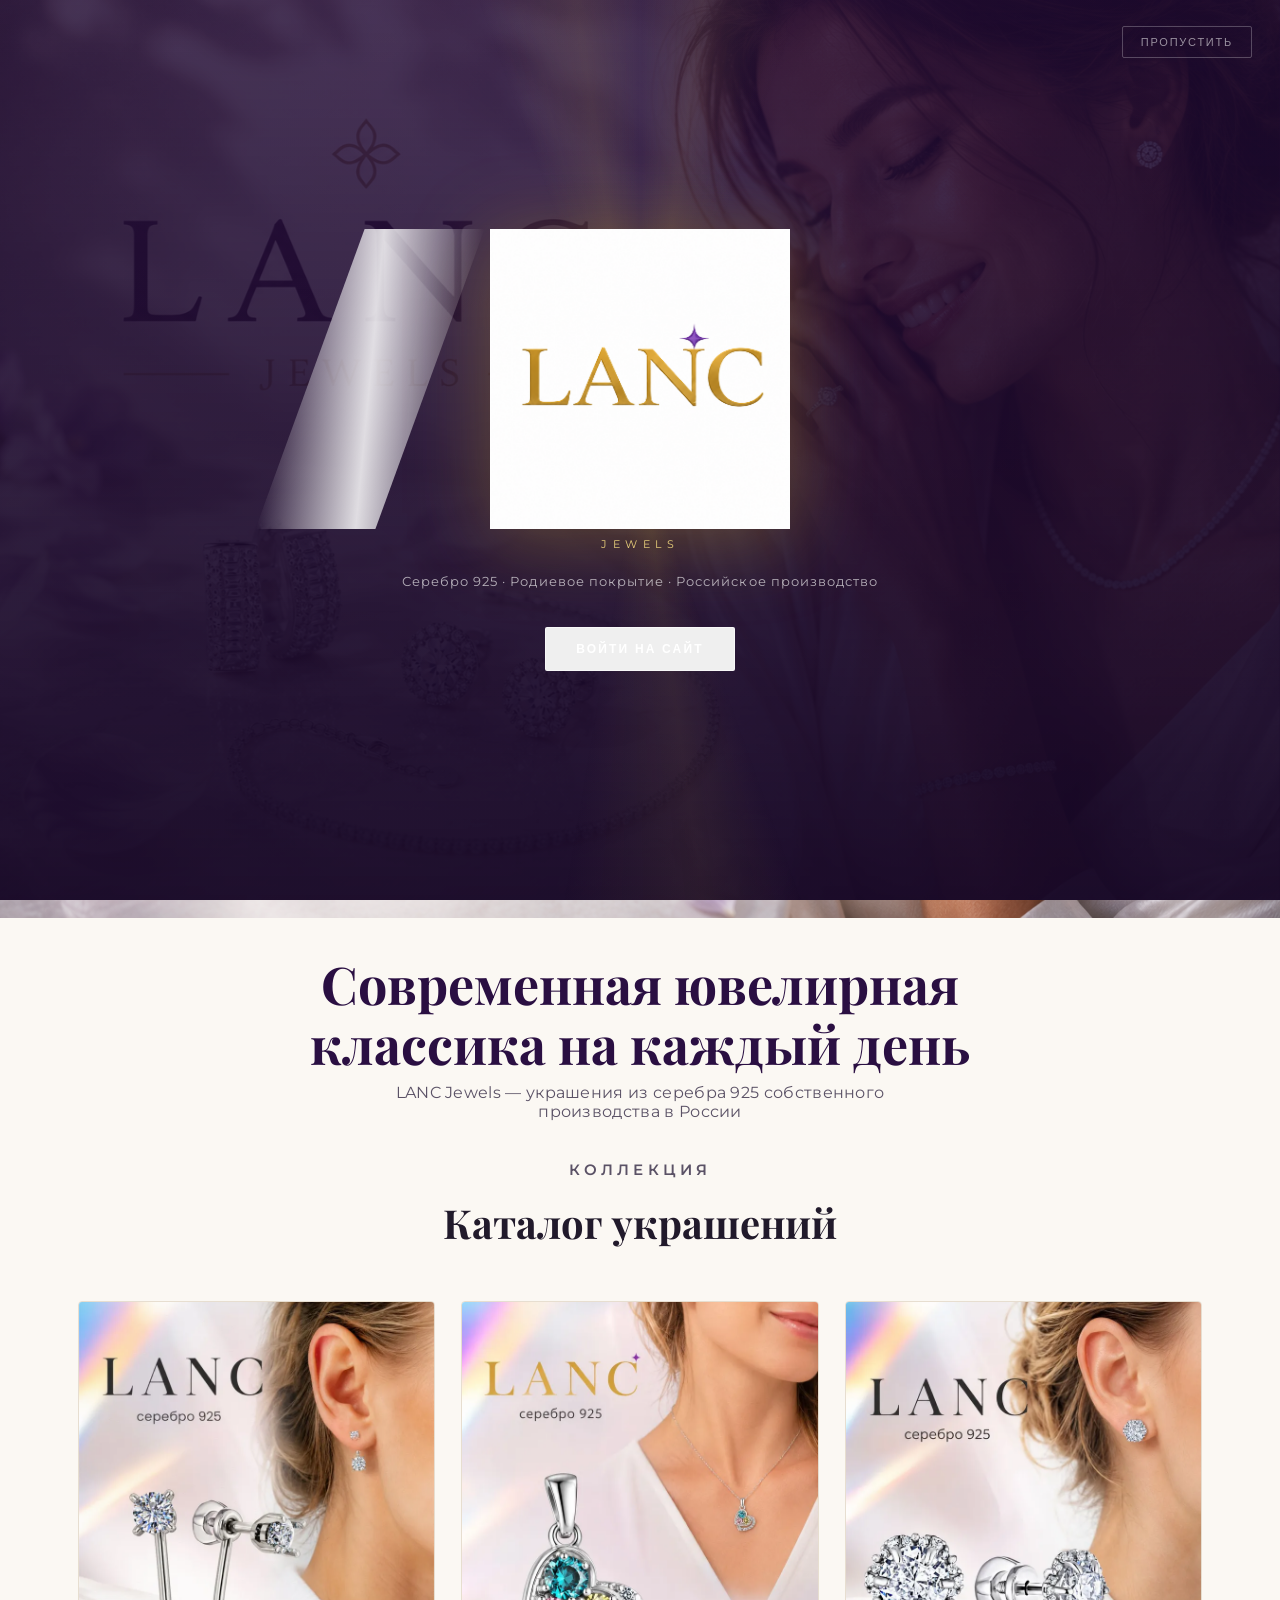
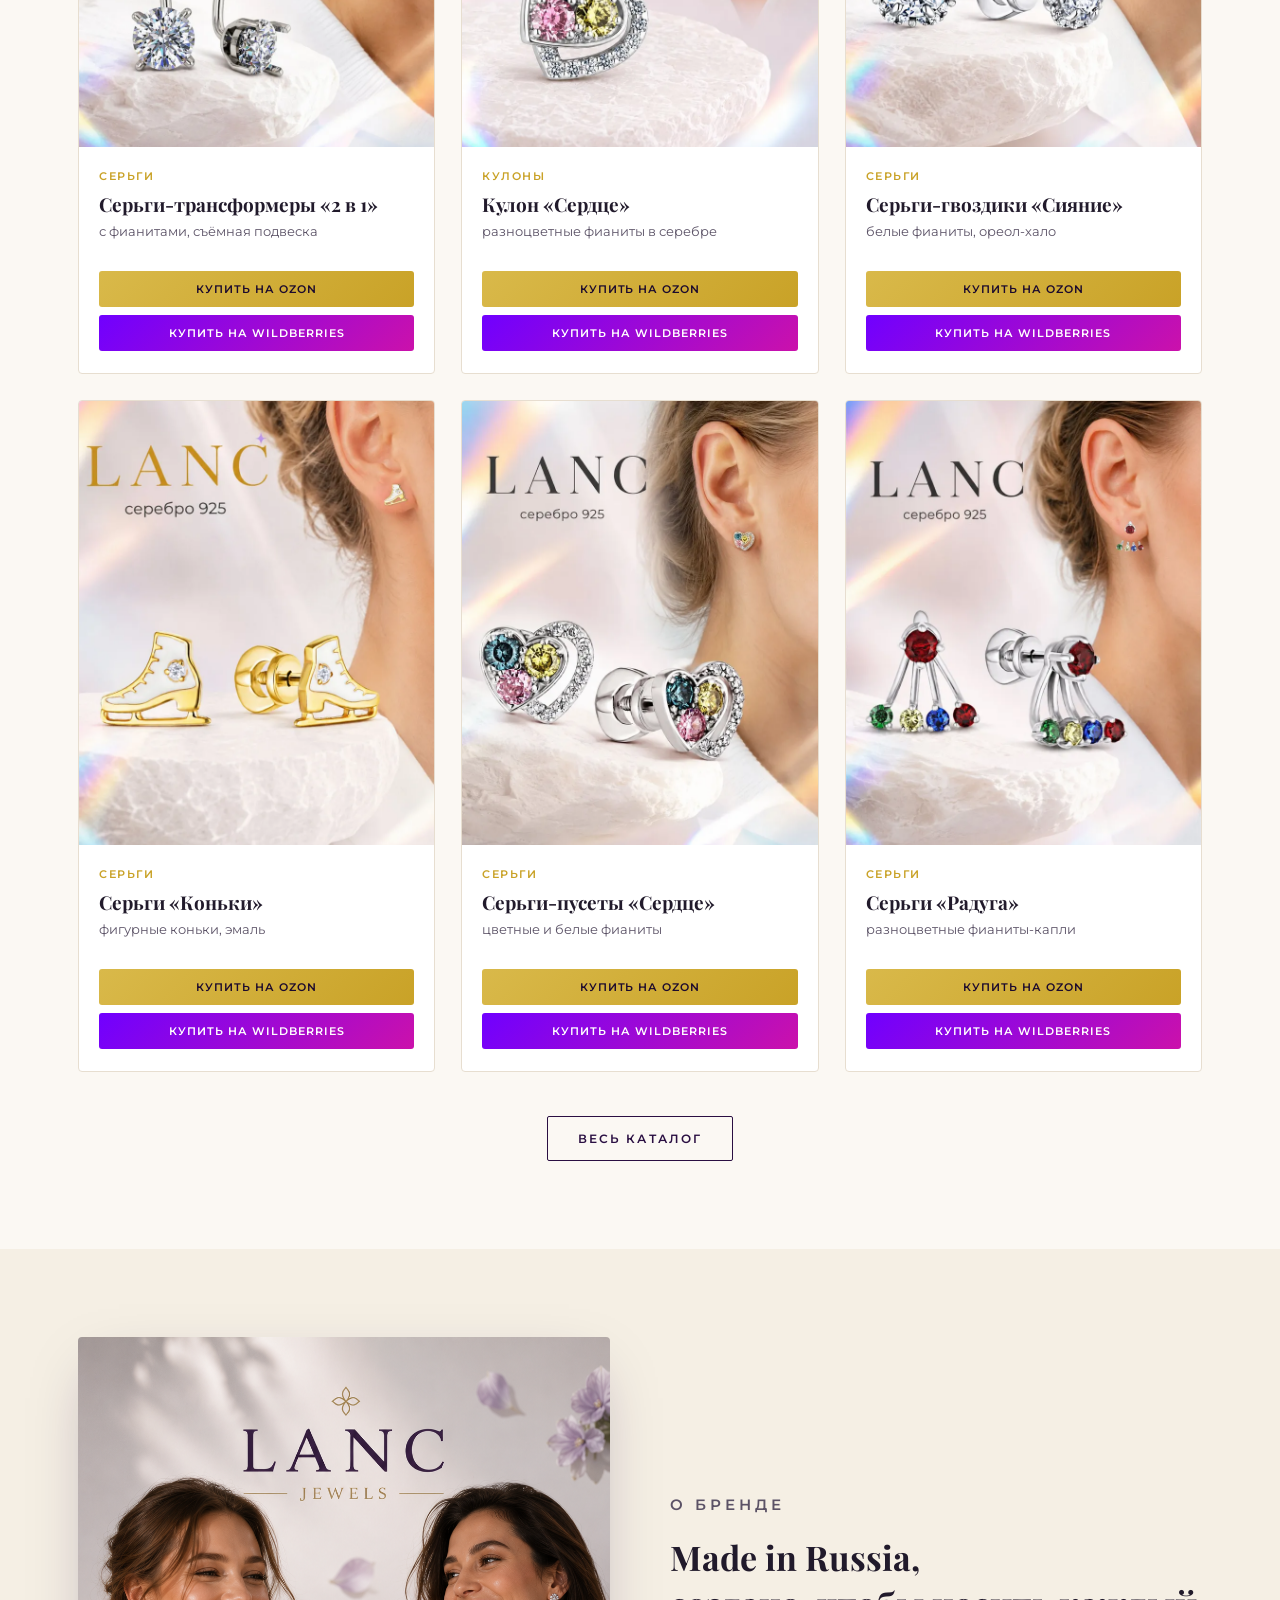
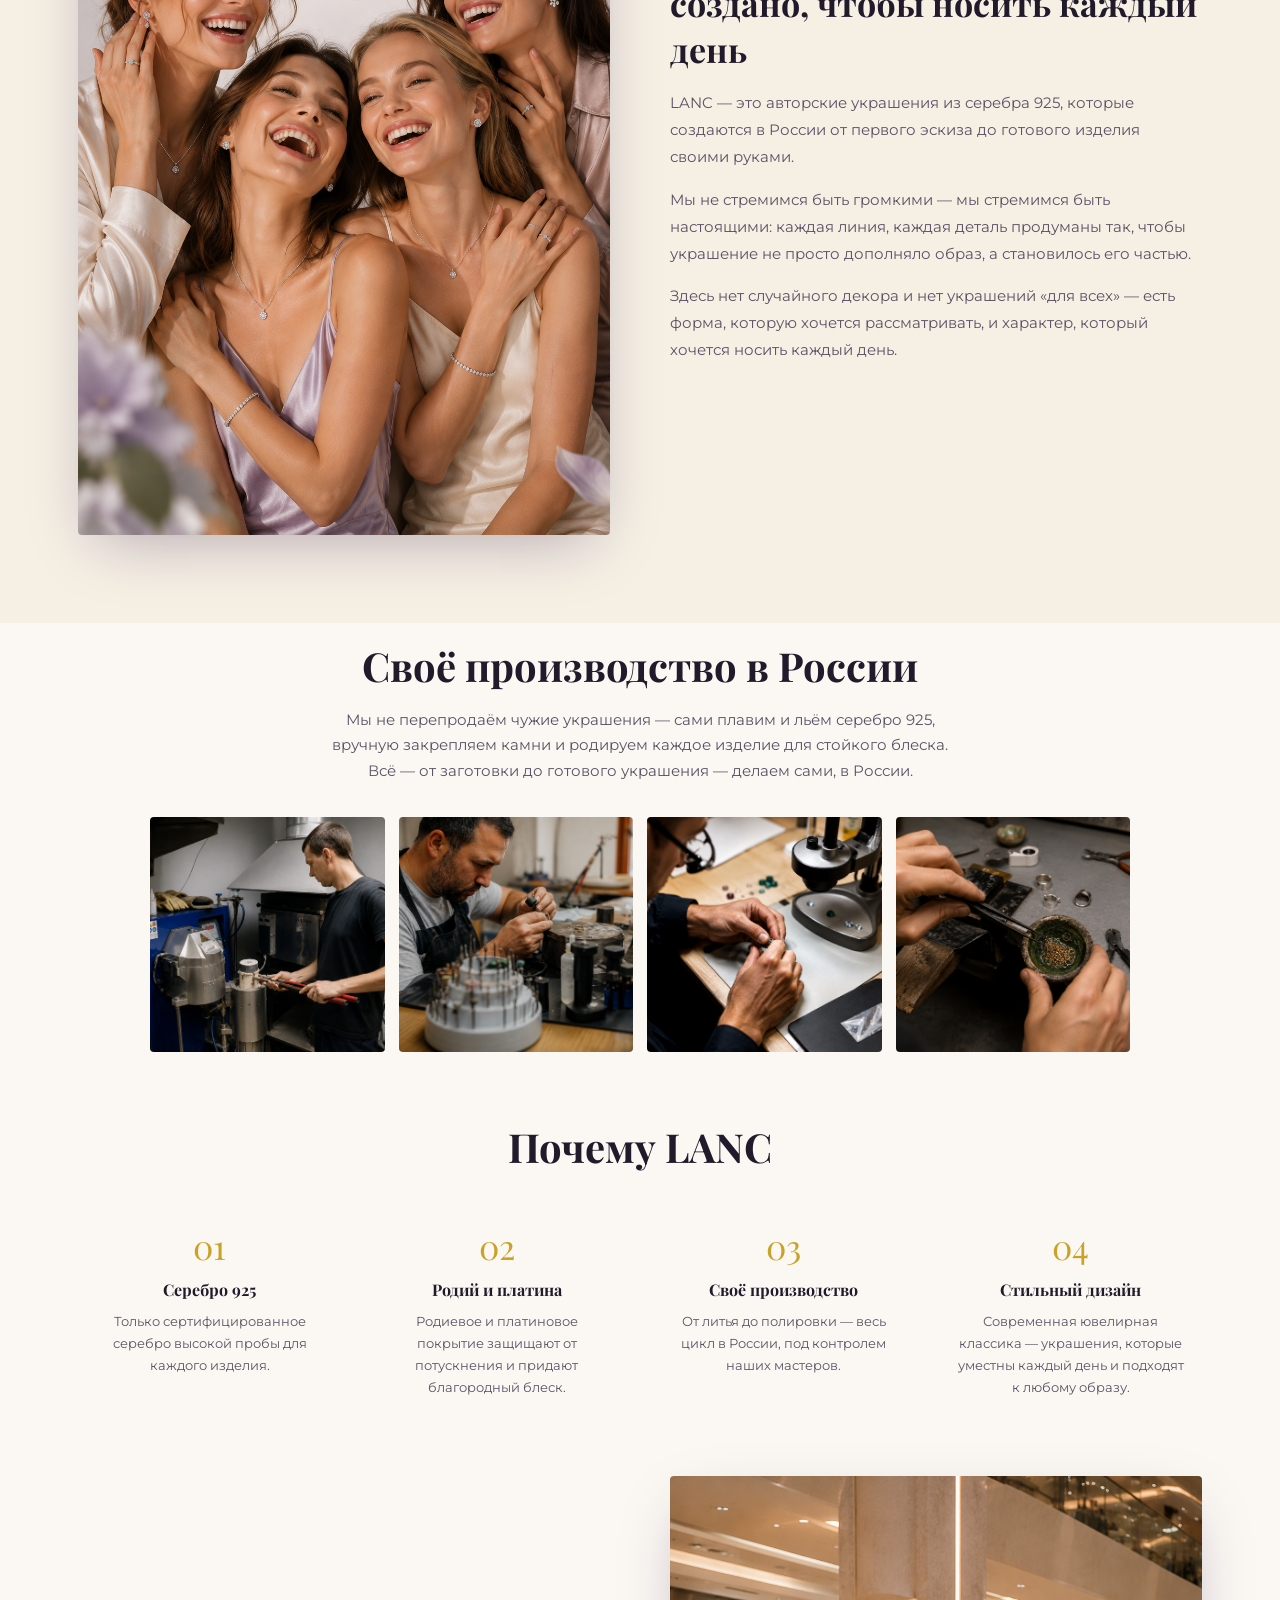
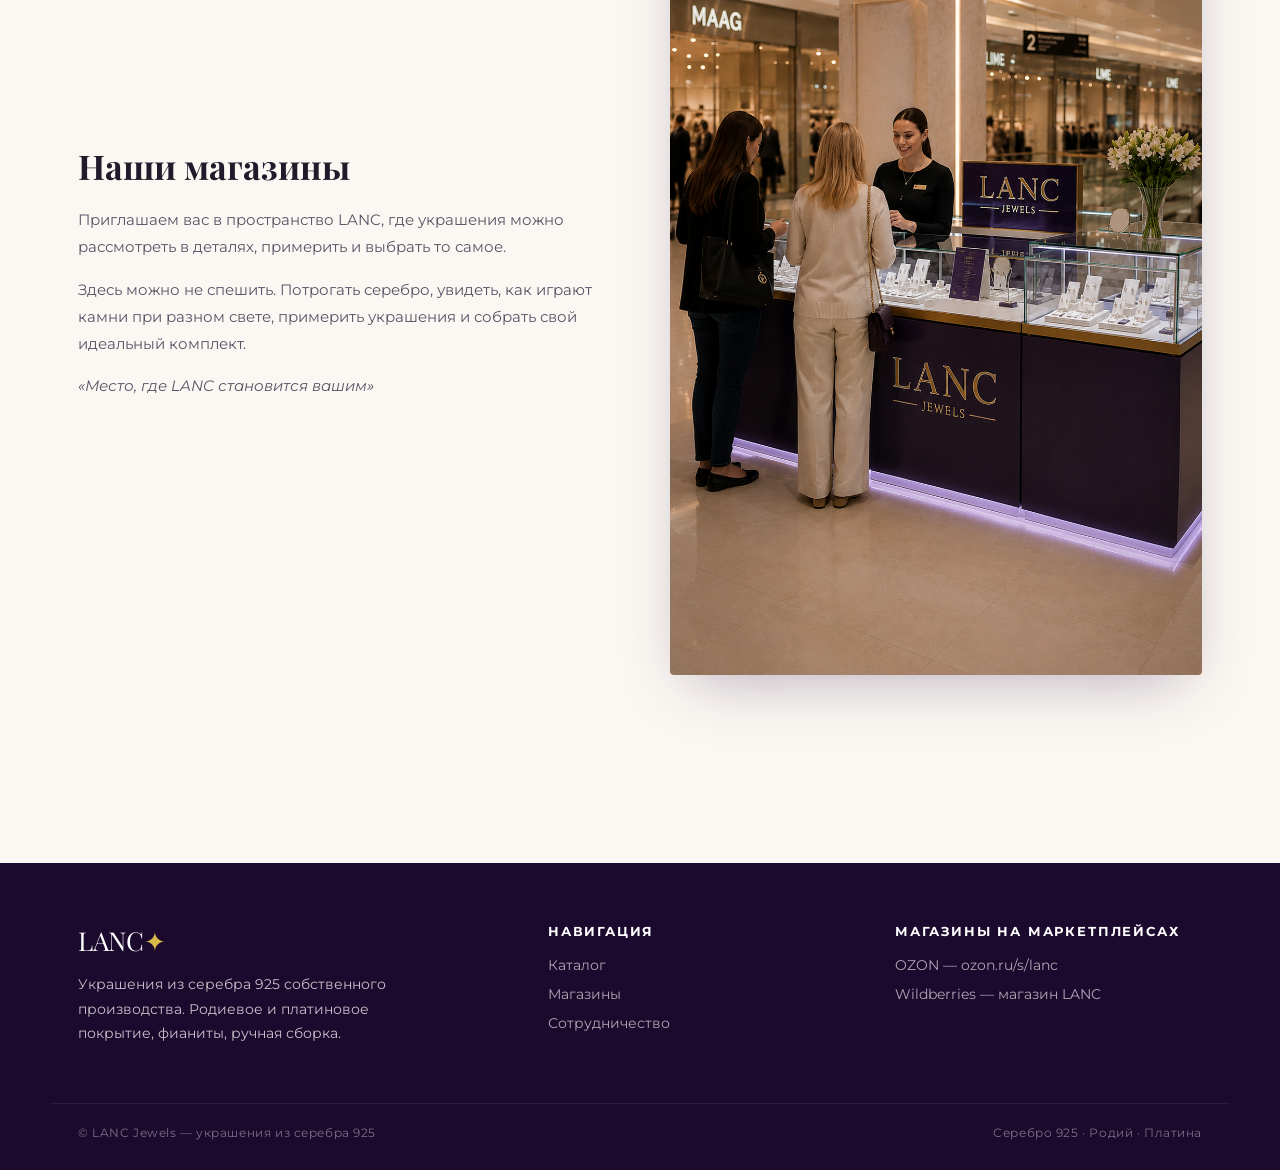
<file: index.html>
<!DOCTYPE html>
<html lang="ru">
<head>
<meta charset="UTF-8">
<meta name="viewport" content="width=device-width, initial-scale=1.0">
<meta name="p:domain_verify" content="98a3354bc8e6ee7bfa29fc707c689932"/>
<title>LANC Jewels — украшения из серебра 925</title>
<link rel="stylesheet" href="css/style.css">
</head>
<body>

<!-- ===================== SPLASH ===================== -->
<div id="splash">
  <div class="bg-photo" style="background-image:url('images/brand/hero-splash.png');"></div>
  <div class="veil"></div>
  <div class="rays"></div>
  <div class="sparkle-field"></div>
  <button id="splash-skip">Пропустить</button>
  <div class="splash-content">
    <div class="splash-mark"><img src="images/brand/logo-gold.png" alt="LANC"></div>
    <p class="splash-sub">Jewels</p>
    <p class="splash-tag">Серебро 925 · Родиевое покрытие · Российское производство</p>
    <div class="splash-enter">
      <button class="btn btn-outline-light" id="splash-enter">Войти на сайт</button>
    </div>
  </div>
</div>

<!-- ===================== HEADER ===================== -->
<header class="site-header">
  <nav class="nav">
    <a href="index.html" class="nav-logo">LANC<span class="spark">✦</span><small>&nbsp;jewels</small></a>
    <button class="nav-toggle" id="navToggle" aria-label="Меню"><span></span><span></span><span></span></button>
    <ul class="nav-links" id="navLinks">
      <li><a href="index.html" class="active">Главная</a></li>
      <li><a href="catalog.html">Каталог</a></li>
      <li><a href="index.html#stores">Магазины</a></li>
      <li><a href="cooperation.html">Сотрудничество</a></li>
    </ul>
  </nav>
</header>

<!-- ===================== HERO ===================== -->
<section class="hero">
  <img src="images/brand/hero-splash.png" alt="LANC Jewels" class="hero-photo">
  <a href="catalog.html" class="btn btn-gold hero-photo-cta">Смотреть каталог</a>
</section>

<!-- ===================== HERO CAPTION ===================== -->
<section class="hero-caption">
  <div class="container">
    <h1>Современная ювелирная классика на каждый день</h1>
    <p class="hero-subtitle">LANC Jewels — украшения из серебра 925 собственного производства в России</p>
  </div>
</section>

<!-- ===================== CATEGORY TEASER ===================== -->
<section style="padding-top:32px;">
  <div class="container">
    <div class="section-head">
      <p class="eyebrow">Коллекция</p>
      <h2>Каталог украшений</h2>
    </div>
    <div class="grid-3" id="homeGrid"></div>
    <div style="text-align:center; margin-top:44px;">
      <a href="catalog.html" class="btn btn-outline">Весь каталог</a>
    </div>
  </div>
</section>

<!-- ===================== STORY / LIFESTYLE ===================== -->
<section class="story-block" style="background:var(--cream-100);">
  <div class="container split">
    <div>
      <img src="images/brand/lifestyle-group.png" alt="LANC Jewels — украшения на моделях">
    </div>
    <div>
      <p class="eyebrow">О бренде</p>
      <h2 class="serif">Made in Russia,<br>создано, чтобы носить каждый день</h2>
      <p>LANC — это авторские украшения из серебра 925, которые создаются в России от первого эскиза до готового изделия своими руками.</p>
      <p>Мы не стремимся быть громкими — мы стремимся быть настоящими: каждая линия, каждая деталь продуманы так, чтобы украшение не просто дополняло образ, а становилось его частью.</p>
      <p>Здесь нет случайного декора и нет украшений «для всех» — есть форма, которую хочется рассматривать, и характер, который хочется носить каждый день.</p>
    </div>
  </div>
</section>

<!-- ===================== PRODUCTION ===================== -->
<section class="production-block">
  <div class="container">
    <div class="section-head">
      <h2>Своё производство в России</h2>
      <p>Мы не перепродаём чужие украшения — сами плавим и льём серебро 925, вручную закрепляем камни и родируем каждое изделие для стойкого блеска. Всё — от заготовки до готового украшения — делаем сами, в России.</p>
    </div>
    <div class="photo-grid-compact">
      <div class="ph"><img src="images/production/workshop-2.png" alt="Плавка и литьё серебра"></div>
      <div class="ph"><img src="images/production/workshop-1.png" alt="Ручная закрепка камней"></div>
      <div class="ph"><img src="images/production/workshop-6.png" alt="Мастер за рабочим столом под микроскопом"></div>
      <div class="ph"><img src="images/production/workshop-5.png" alt="Вставка камней вручную"></div>
    </div>
  </div>
</section>

<!-- ===================== VALUES ===================== -->
<section style="padding:32px 0;">
  <div class="container">
    <div class="section-head" style="margin-bottom:20px;">
      <h2>Почему LANC</h2>
    </div>
    <div class="value-grid">
      <div class="value-card">
        <div class="num">01</div>
        <h3>Серебро 925</h3>
        <p>Только сертифицированное серебро высокой пробы для каждого изделия.</p>
      </div>
      <div class="value-card">
        <div class="num">02</div>
        <h3>Родий и платина</h3>
        <p>Родиевое и платиновое покрытие защищают от потускнения и придают благородный блеск.</p>
      </div>
      <div class="value-card">
        <div class="num">03</div>
        <h3>Своё производство</h3>
        <p>От литья до полировки — весь цикл в России, под контролем наших мастеров.</p>
      </div>
      <div class="value-card">
        <div class="num">04</div>
        <h3>Стильный дизайн</h3>
        <p>Современная ювелирная классика — украшения, которые уместны каждый день и подходят к любому образу.</p>
      </div>
    </div>
  </div>
</section>

<!-- ===================== STORES ===================== -->
<section id="stores" style="padding-top:16px;">
  <div class="container split reverse">
    <div>
      <img src="images/stores/mall-counter.png" alt="Наши магазины">
    </div>
    <div>
      <h2 class="serif">Наши магазины</h2>
      <p>Приглашаем вас в пространство LANC, где украшения можно рассмотреть в деталях, примерить и выбрать то самое.</p>
      <p>Здесь можно не спешить. Потрогать серебро, увидеть, как играют камни при разном свете, примерить украшения и собрать свой идеальный комплект.</p>
      <p><em>«Место, где LANC становится вашим»</em></p>
    </div>
  </div>
</section>

<!-- ===================== FOOTER ===================== -->
<footer class="site-footer">
  <div class="container footer-grid">
    <div>
      <div class="footer-logo">LANC<span class="spark">✦</span></div>
      <p>Украшения из серебра 925 собственного производства. Родиевое и платиновое покрытие, фианиты, ручная сборка.</p>
    </div>
    <div>
      <h4>Навигация</h4>
      <ul>
        <li><a href="catalog.html">Каталог</a></li>
        <li><a href="index.html#stores">Магазины</a></li>
        <li><a href="cooperation.html">Сотрудничество</a></li>
      </ul>
    </div>
    <div>
      <h4>Магазины на маркетплейсах</h4>
      <ul>
        <li><a href="https://ozon.ru/s/lanc" target="_blank" rel="noopener">OZON — ozon.ru/s/lanc</a></li>
        <li><a href="https://www.wildberries.ru/seller/117154" target="_blank" rel="noopener">Wildberries — магазин LANC</a></li>
      </ul>
    </div>
  </div>
  <div class="container footer-bottom">
    <span>© LANC Jewels — украшения из серебра 925</span>
    <span>Серебро 925 · Родий · Платина</span>
  </div>
</footer>

<script src="js/products.js"></script>
<script>
  const homeGrid = document.getElementById('homeGrid');
  PRODUCTS.slice(0,6).forEach(p => { homeGrid.innerHTML += productCardHTML(p); });
</script>
<script src="js/main.js"></script>
</body>
</html>
</file>
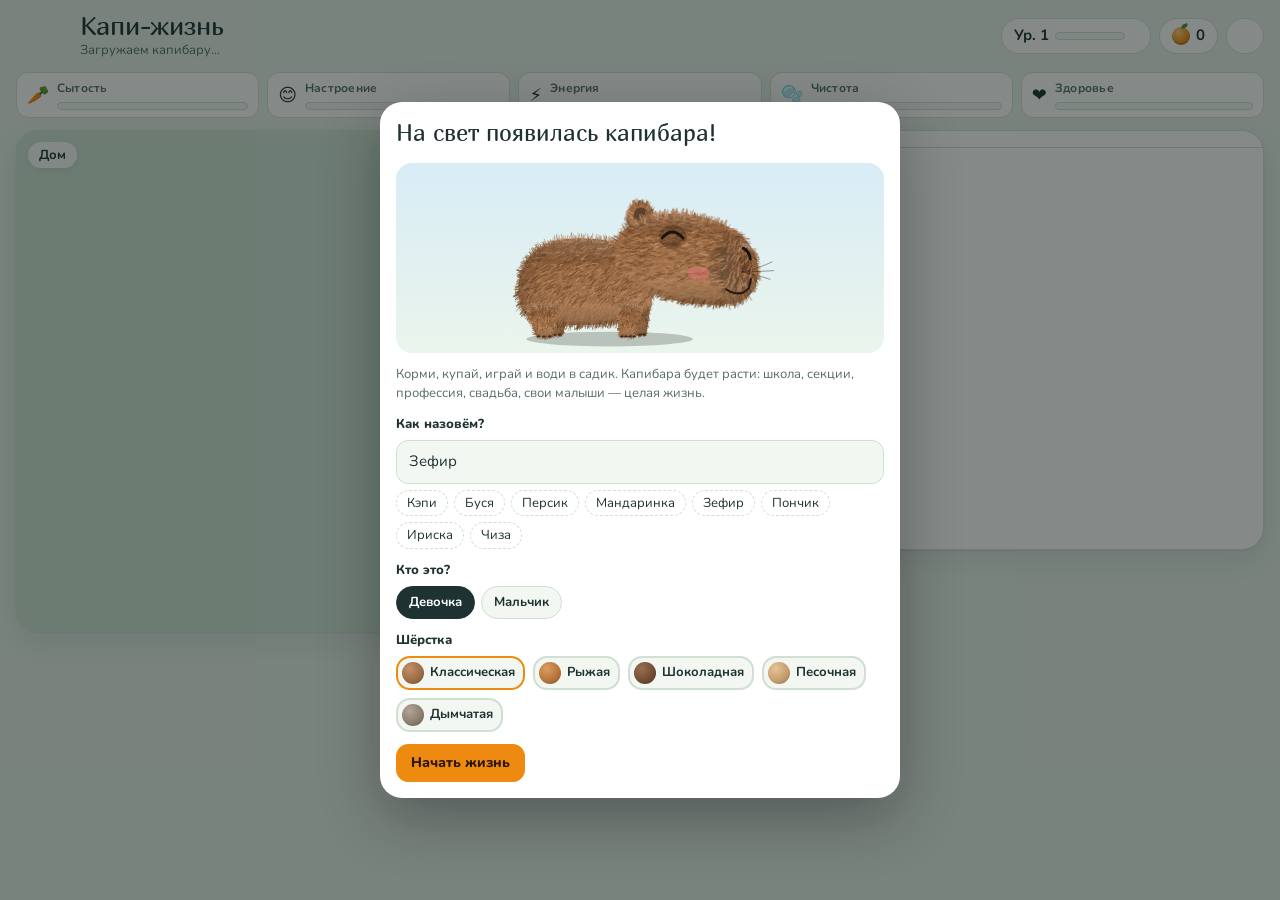
<file: capybara/index.html>
<!DOCTYPE html>
<html lang="ru">
<head>
<meta charset="UTF-8">
<meta name="viewport" content="width=device-width, initial-scale=1, viewport-fit=cover">
<!--HEAD-->
<title>Капи-жизнь</title>
<link rel="preconnect" href="https://fonts.googleapis.com">
<link rel="preconnect" href="https://fonts.gstatic.com" crossorigin>
<link rel="stylesheet" href="https://fonts.googleapis.com/css2?family=Marmelad&family=Nunito:wght@400;600;700;800&display=swap">
<style>
/* Идея раскладки: большая живая сцена с капибарой слева, «дневник занятий» справа; на телефоне — сцена сверху, панель под ней */
:root {
  --bg: #e7f0e8;
  --surface: #ffffff;
  --surface-2: #f2f7f1;
  --line: #d0dfd2;
  --ink: #1d3231;
  --ink-2: #566d69;
  --yuzu: #ef8a10;
  --yuzu-soft: #fde6c4;
  --yuzu-ink: #8a4700;
  --moss: #4a8a3a;
  --berry: #d23f66;
  --sky: #2b7fb0;
  --capy: #8a5a36;
  --shadow: 0 1px 2px rgba(29, 50, 49, .08), 0 10px 28px rgba(29, 50, 49, .08);
  --font-display: "Marmelad", "Nunito", system-ui, sans-serif;
  --font-body: "Nunito", system-ui, -apple-system, "Segoe UI", Roboto, sans-serif;
  --r: 16px;
}
@media (prefers-color-scheme: dark) {
  :root:not([data-theme="light"]) {
    --bg: #0f1918; --surface: #162322; --surface-2: #1c2c2b; --line: #2a3e3c; --ink: #e5efe9; --ink-2: #9cb3ad;
    --yuzu: #f5a03a; --yuzu-soft: #3b2a14; --yuzu-ink: #ffcf8a; --moss: #7dbf69; --berry: #f07a98; --sky: #6db7e3; --capy: #c69a6e;
    --shadow: 0 1px 2px rgba(0, 0, 0, .3), 0 10px 28px rgba(0, 0, 0, .25);
    color-scheme: dark;
  }
}
:root[data-theme="dark"] {
  --bg: #0f1918; --surface: #162322; --surface-2: #1c2c2b; --line: #2a3e3c; --ink: #e5efe9; --ink-2: #9cb3ad;
  --yuzu: #f5a03a; --yuzu-soft: #3b2a14; --yuzu-ink: #ffcf8a; --moss: #7dbf69; --berry: #f07a98; --sky: #6db7e3; --capy: #c69a6e;
  --shadow: 0 1px 2px rgba(0, 0, 0, .3), 0 10px 28px rgba(0, 0, 0, .25);
  color-scheme: dark;
}
* { box-sizing: border-box; }
[hidden] { display: none !important; }
html, body { height: 100%; }
body { margin: 0; background: var(--bg); color: var(--ink); font: 15px/1.45 var(--font-body); -webkit-tap-highlight-color: transparent; }
button { font: inherit; color: inherit; }
h1, h2, h3 { font-family: var(--font-display); font-weight: 400; text-wrap: balance; margin: 0; }
:focus-visible { outline: 3px solid var(--sky); outline-offset: 2px; }

.app { max-width: 1280px; margin: 0 auto; padding-inline: 16px; padding-block: 12px 24px; display: grid; gap: 12px; }
.top { display: flex; align-items: center; gap: 12px; flex-wrap: wrap; justify-content: space-between; }
.brand { display: flex; align-items: center; gap: 10px; min-width: 0; }
.brand canvas { width: 54px; height: 44px; flex: none; }
.brand h1 { font-size: 26px; line-height: 1.05; }
.brand p { margin: 2px 0 0; color: var(--ink-2); font-size: 13px; }
.top-stats { display: flex; align-items: center; gap: 8px; flex-wrap: wrap; }
.chip { display: inline-flex; align-items: center; gap: 6px; background: var(--surface); border: 1px solid var(--line); border-radius: 999px; padding: 6px 12px; font-weight: 700; font-variant-numeric: tabular-nums; }
.lvl { min-width: 150px; }
.lvl .bar { width: 70px; }
.coin { width: 18px; height: 18px; border-radius: 50%; background: radial-gradient(circle at 35% 30%, #ffd07a, #ef8a10 60%, #c86a00); box-shadow: inset 0 -2px 0 rgba(0,0,0,.15); position: relative; flex: none; }
.coin::after { content: ""; position: absolute; top: -3px; left: 9px; width: 7px; height: 4px; background: #4f8f3a; border-radius: 6px 0; transform: rotate(-20deg); }
.icon-btn { border: 1px solid var(--line); background: var(--surface); border-radius: 999px; min-width: 38px; height: 36px; cursor: pointer; font-size: 17px; display: inline-flex; align-items: center; justify-content: center; gap: 6px; padding: 0 10px; }
.icon-btn:hover { background: var(--surface-2); }
.gift-btn { background: var(--yuzu-soft); border-color: var(--yuzu); color: var(--yuzu-ink); font-weight: 700; font-size: 14px; animation: nudge 2.4s ease-in-out infinite; }
@keyframes nudge { 0%, 88%, 100% { transform: none; } 92% { transform: rotate(-6deg); } 96% { transform: rotate(6deg); } }

.bar { height: 8px; background: var(--surface-2); border: 1px solid var(--line); border-radius: 99px; overflow: hidden; }
.bar i { display: block; height: 100%; width: 0; background: var(--yuzu); border-radius: 99px; transition: width .4s ease; }

.needs { display: grid; grid-template-columns: repeat(5, minmax(0, 1fr)); gap: 8px; }
.need { background: var(--surface); border: 1px solid var(--line); border-radius: 12px; padding: 7px 10px; display: grid; grid-template-columns: auto 1fr auto; align-items: center; gap: 4px 8px; }
.need .ic { font-size: 18px; grid-row: span 2; }
.need .nm { font-size: 12px; color: var(--ink-2); font-weight: 700; letter-spacing: .02em; }
.need .val { font-size: 12px; font-weight: 800; font-variant-numeric: tabular-nums; }
.need .bar { grid-column: 2 / 4; }
.need.low { border-color: var(--berry); }
.need.low .bar i { background: var(--berry); }
.need.mid .bar i { background: var(--yuzu); }
.need.ok .bar i { background: var(--moss); }

.stage { display: grid; grid-template-columns: minmax(0, 1.45fr) minmax(320px, 1fr); gap: 12px; align-items: start; }
.scene-wrap { position: relative; border-radius: 22px; overflow: hidden; background: #cfe3d4; box-shadow: var(--shadow); aspect-ratio: 16 / 11; touch-action: manipulation; }
.scene-wrap canvas { position: absolute; inset: 0; width: 100%; height: 100%; display: block; cursor: pointer; }
.scene-tag { position: absolute; left: 12px; top: 12px; display: flex; gap: 6px; flex-wrap: wrap; pointer-events: none; }
.scene-tag span { background: rgba(255, 255, 255, .88); color: #1d3231; border-radius: 99px; padding: 4px 11px; font-size: 13px; font-weight: 700; box-shadow: 0 2px 8px rgba(0,0,0,.08); }
.scene-tag .net-on { color: #2f6b22; }
.busy { position: absolute; left: 50%; bottom: 12px; transform: translateX(-50%); background: rgba(255, 255, 255, .92); color: #1d3231; border-radius: 14px; padding: 8px 14px; min-width: 220px; max-width: calc(100% - 24px); box-shadow: 0 4px 16px rgba(0,0,0,.14); display: grid; gap: 6px; font-weight: 700; font-size: 14px; }
.busy .bar { background: #eef3ee; border-color: #d8e4da; }

.panel { background: var(--surface); border: 1px solid var(--line); border-radius: 22px; box-shadow: var(--shadow); min-width: 0; display: flex; flex-direction: column; max-height: calc(100vh - 150px); min-height: 420px; }
.tabs { display: flex; gap: 4px; padding: 8px; border-bottom: 1px solid var(--line); overflow-x: auto; scrollbar-width: none; flex: none; }
.tabs::-webkit-scrollbar { display: none; }
.tab { border: 0; background: transparent; border-radius: 12px; padding: 7px 11px; cursor: pointer; font-weight: 700; color: var(--ink-2); white-space: nowrap; position: relative; }
.tab:hover { background: var(--surface-2); color: var(--ink); }
.tab[aria-selected="true"] { background: var(--yuzu-soft); color: var(--yuzu-ink); }
.tab .dot { position: absolute; top: 4px; right: 4px; width: 8px; height: 8px; border-radius: 50%; background: var(--berry); }
.panel-body { padding: 14px; overflow-y: auto; display: grid; gap: 14px; align-content: start; min-height: 0; }
.sec-title { display: flex; align-items: baseline; justify-content: space-between; gap: 8px; }
.sec-title h2 { font-size: 22px; }
.sec-title h3 { font-size: 18px; }
.muted { color: var(--ink-2); font-size: 13px; margin: 0; }
.eyebrow { font-size: 11px; font-weight: 800; letter-spacing: .08em; text-transform: uppercase; color: var(--ink-2); margin: 0; }

.acts { display: grid; grid-template-columns: repeat(auto-fill, minmax(150px, 1fr)); gap: 8px; }
.act { text-align: left; border: 1px solid var(--line); background: var(--surface-2); border-radius: 14px; padding: 10px 11px; cursor: pointer; display: grid; gap: 6px; align-content: start; position: relative; min-width: 0; transition: transform .12s ease, border-color .12s ease; }
.act:hover:not([aria-disabled="true"]) { border-color: var(--yuzu); transform: translateY(-1px); }
.act[aria-disabled="true"] { opacity: .55; cursor: not-allowed; }
.act .t { font-weight: 800; display: flex; align-items: center; gap: 7px; line-height: 1.2; }
.act .t .e { font-size: 20px; flex: none; }
.act .fx { display: flex; flex-wrap: wrap; gap: 4px; }
.fx span { font-size: 11.5px; font-weight: 700; padding: 1px 7px; border-radius: 99px; background: var(--surface); border: 1px solid var(--line); white-space: nowrap; }
.fx .plus { color: var(--moss); }
.fx .minus { color: var(--berry); }
.fx .cost { color: var(--yuzu-ink); background: var(--yuzu-soft); border-color: transparent; }
.act .why { font-size: 12px; color: var(--berry); font-weight: 700; }
.act .with { justify-self: start; border: 1px solid var(--line); background: var(--surface); border-radius: 99px; font-size: 12px; font-weight: 800; padding: 3px 10px; cursor: pointer; }
.act .with:hover { border-color: var(--yuzu); }

.places { display: grid; grid-template-columns: repeat(auto-fill, minmax(140px, 1fr)); gap: 8px; }
.place { border: 1px solid var(--line); background: var(--surface-2); border-radius: 14px; padding: 10px; text-align: left; cursor: pointer; display: grid; gap: 3px; }
.place .i { font-size: 24px; }
.place b { font-size: 14px; }
.place small { color: var(--ink-2); font-size: 12px; line-height: 1.3; }
.place.cur { border-color: var(--yuzu); background: var(--yuzu-soft); }
.place[aria-disabled="true"] { opacity: .5; cursor: not-allowed; }

.seg { display: flex; gap: 6px; flex-wrap: wrap; }
.seg button { border: 1px solid var(--line); background: var(--surface-2); border-radius: 99px; padding: 6px 12px; cursor: pointer; font-weight: 700; font-size: 13px; }
.seg button[aria-pressed="true"] { background: var(--ink); color: var(--surface); border-color: var(--ink); }

.items { display: grid; grid-template-columns: repeat(auto-fill, minmax(140px, 1fr)); gap: 8px; }
.item { border: 1px solid var(--line); background: var(--surface-2); border-radius: 14px; padding: 10px; display: grid; gap: 6px; align-content: start; min-width: 0; }
.item .ic { font-size: 30px; line-height: 1; }
.item .nm { font-weight: 800; font-size: 14px; line-height: 1.2; }
.item .ds { font-size: 12px; color: var(--ink-2); }
.item .row { display: flex; gap: 6px; flex-wrap: wrap; align-items: center; }
.item.on { border-color: var(--moss); }
.price { display: inline-flex; align-items: center; gap: 4px; font-weight: 800; font-variant-numeric: tabular-nums; }
.price .coin { width: 14px; height: 14px; }
.price .coin::after { left: 7px; width: 5px; height: 3px; }

.btn { border: 1px solid var(--line); background: var(--surface); border-radius: 12px; padding: 8px 14px; cursor: pointer; font-weight: 800; font-size: 14px; }
.btn:hover:not(:disabled) { border-color: var(--ink-2); }
.btn:disabled { opacity: .5; cursor: not-allowed; }
.btn-main { background: var(--yuzu); border-color: var(--yuzu); color: #2b1600; }
.btn-main:hover:not(:disabled) { filter: brightness(1.05); border-color: var(--yuzu); }
.btn-ghost { background: transparent; }
.btn-sm { padding: 5px 10px; font-size: 13px; border-radius: 10px; }
.btn-row { display: flex; gap: 8px; flex-wrap: wrap; }

.card { border: 1px solid var(--line); background: var(--surface-2); border-radius: 16px; padding: 12px; display: grid; gap: 8px; }
.person { display: grid; grid-template-columns: 64px minmax(0, 1fr); gap: 10px; align-items: center; }
.person canvas { width: 64px; height: 52px; }
.person .nm { font-weight: 800; display: flex; gap: 6px; align-items: center; flex-wrap: wrap; }
.person .sub { font-size: 12.5px; color: var(--ink-2); }
.person .btn-row { grid-column: 1 / -1; }
.online-dot { width: 9px; height: 9px; border-radius: 50%; background: var(--moss); display: inline-block; }
.tag { font-size: 11px; font-weight: 800; padding: 1px 7px; border-radius: 99px; background: var(--yuzu-soft); color: var(--yuzu-ink); }

.skills { display: grid; gap: 8px; }
.skill { display: grid; grid-template-columns: 26px 110px minmax(0, 1fr) 34px; align-items: center; gap: 8px; font-size: 14px; font-weight: 700; }
.skill .v { text-align: right; font-variant-numeric: tabular-nums; color: var(--ink-2); }
.diary { list-style: none; margin: 0; padding: 0; display: grid; gap: 6px; }
.diary li { display: grid; grid-template-columns: 74px minmax(0, 1fr); gap: 10px; font-size: 13.5px; }
.diary time { color: var(--ink-2); font-variant-numeric: tabular-nums; font-size: 12px; padding-top: 1px; }
.gallery { display: grid; grid-template-columns: repeat(auto-fill, minmax(120px, 1fr)); gap: 8px; }
.gallery figure { margin: 0; display: grid; gap: 4px; }
.gallery canvas { width: 100%; aspect-ratio: 5 / 4; }
.gallery figcaption { font-size: 12px; line-height: 1.3; }

.emotes { display: flex; gap: 6px; flex-wrap: wrap; }
.emotes button { font-size: 22px; border: 1px solid var(--line); background: var(--surface-2); border-radius: 12px; width: 44px; height: 44px; cursor: pointer; }
.phrases { display: flex; gap: 6px; flex-wrap: wrap; }
.phrases button { border: 1px solid var(--line); background: var(--surface); border-radius: 99px; padding: 5px 11px; cursor: pointer; font-size: 13px; font-weight: 700; }

.toasts { position: fixed; top: calc(12px + env(safe-area-inset-top, 0px)); left: 50%; transform: translateX(-50%); display: grid; gap: 6px; z-index: 60; width: min(92vw, 420px); pointer-events: none; }
.toast { background: var(--ink); color: var(--surface); padding: 9px 14px; border-radius: 14px; font-weight: 700; font-size: 14px; box-shadow: 0 8px 24px rgba(0,0,0,.2); animation: tin .25s ease; text-align: center; }
.toast.warn { background: var(--berry); color: #fff; }
.toast.good { background: var(--moss); color: #fff; }
@keyframes tin { from { transform: translateY(-8px); opacity: 0; } }

.modal { position: fixed; inset: 0; background: rgba(12, 22, 21, .5); display: grid; place-items: center; padding: 16px; z-index: 50; }
.modal-card { background: var(--surface); color: var(--ink); border-radius: 22px; width: min(520px, 100%); max-height: calc(100% - 16px); overflow: auto; box-shadow: 0 20px 60px rgba(0,0,0,.3); }
.modal-card.wide { width: min(460px, 100%); }
.modal-card header { display: flex; align-items: center; justify-content: space-between; gap: 8px; padding: 14px 16px 0; }
.modal-card header h2 { font-size: 23px; }
.modal-x { border: 0; background: var(--surface-2); width: 34px; height: 34px; border-radius: 50%; cursor: pointer; font-size: 18px; flex: none; }
.modal-body { padding: 14px 16px 16px; display: grid; gap: 12px; }
.hero-canvas { width: 100%; height: 190px; border-radius: 16px; background: linear-gradient(#d8ecf6, #eaf5ec); }
.field { display: grid; gap: 6px; }
.field label { font-weight: 800; font-size: 13px; }
.field input[type=text] { font: inherit; padding: 10px 12px; border-radius: 12px; border: 1px solid var(--line); background: var(--surface-2); color: var(--ink); }
.swatches { display: flex; gap: 8px; flex-wrap: wrap; }
.swatch { border: 2px solid var(--line); border-radius: 14px; background: var(--surface-2); padding: 4px 8px 4px 4px; display: flex; align-items: center; gap: 6px; cursor: pointer; font-size: 13px; font-weight: 700; }
.swatch i { width: 22px; height: 22px; border-radius: 50%; display: block; }
.swatch[aria-pressed="true"] { border-color: var(--yuzu); }
.names { display: flex; gap: 6px; flex-wrap: wrap; }
.names button { border: 1px dashed var(--line); background: transparent; border-radius: 99px; padding: 3px 10px; font-size: 13px; cursor: pointer; }

.mg { display: grid; gap: 8px; }
.mg-top { display: flex; align-items: center; justify-content: space-between; gap: 8px; }
.mg-hint { margin: 0; font-size: 13px; color: var(--ink-2); }
.mg-canvas { width: 100%; aspect-ratio: 360 / 400; border-radius: 16px; display: block; touch-action: none; }
.mg-lanes { display: grid; grid-template-columns: repeat(3, 1fr); gap: 8px; }
.lane-btn { height: 58px; border-radius: 14px; border: 0; background: var(--lane); cursor: pointer; box-shadow: inset 0 -4px 0 rgba(0,0,0,.2); touch-action: none; }
.lane-btn:active { transform: translateY(2px); box-shadow: none; }
.mg-moves { display: grid; grid-template-columns: repeat(4, 1fr); gap: 6px; }
.move-btn { display: grid; gap: 2px; justify-items: center; padding: 8px 4px; }
.move-btn .mv-i { font-size: 22px; line-height: 1; }
.move-btn .mv-n { font-size: 12px; }
.move-btn.lit { background: var(--yuzu); border-color: var(--yuzu); color: #2b1600; }
.quiz { display: grid; gap: 10px; }
.quiz-prog { font-size: 13px; color: var(--ink-2); font-weight: 700; }
.quiz-q { font-family: var(--font-display); font-size: 24px; margin: 0; line-height: 1.25; }
.quiz-ans { display: grid; gap: 8px; }
.quiz-btn { text-align: left; padding: 12px 14px; font-size: 16px; }
.quiz-btn.ok { background: var(--moss); border-color: var(--moss); color: #fff; }
.quiz-btn.bad { background: var(--berry); border-color: var(--berry); color: #fff; }
.quiz-fb { min-height: 22px; margin: 0; font-weight: 800; }

@media (max-width: 900px) {
  .stage { grid-template-columns: minmax(0, 1fr); }
  .panel { max-height: none; min-height: 0; }
  .scene-wrap { aspect-ratio: 4 / 3; }
  .needs { grid-template-columns: repeat(5, minmax(0, 1fr)); gap: 6px; }
  .need { grid-template-columns: 1fr; justify-items: center; padding: 6px 4px; text-align: center; }
  .need .ic { grid-row: auto; }
  .need .nm { display: none; }
  .need .bar { grid-column: auto; width: 100%; }
  .tabs { position: sticky; top: env(safe-area-inset-top, 0px); background: var(--surface); z-index: 2; border-radius: 22px 22px 0 0; }
}
@media (max-width: 520px) {
  .brand h1 { font-size: 22px; }
  .lvl { min-width: 0; }
  .lvl .bar { width: 48px; }
  .acts, .items, .places { grid-template-columns: repeat(2, minmax(0, 1fr)); }
  .skill { grid-template-columns: 24px 90px minmax(0, 1fr) 30px; }
}
@media (prefers-reduced-motion: reduce) {
  * { animation: none !important; transition: none !important; }
}
</style>
<!--/HEAD-->
</head>
<body>
<!--BODY-->
<div class="app" id="app">
  <header class="top">
    <div class="brand">
      <canvas id="miniAvatar" width="54" height="44" aria-hidden="true"></canvas>
      <div>
        <h1 id="capyName">Капи-жизнь</h1>
        <p id="capyMeta">Загружаем капибару…</p>
      </div>
    </div>
    <div class="top-stats">
      <div class="chip lvl" title="Уровень и опыт"><span>Ур. <b id="lvlNum">1</b></span><div class="bar"><i id="xpFill"></i></div></div>
      <div class="chip" title="Мандаринки — игровые деньги"><span class="coin"></span><b id="coinNum">0</b></div>
      <button class="icon-btn gift-btn" id="dailyBtn" hidden>🎁 Подарок дня</button>
      <button class="icon-btn" id="soundBtn" aria-label="Звук"></button>
    </div>
  </header>

  <section class="needs" id="needs" aria-label="Состояние капибары"></section>

  <main class="stage">
    <div class="scene-wrap" id="sceneWrap">
      <canvas id="scene" aria-label="Капибара. Нажми, чтобы погладить; нажми на пол, чтобы она подошла."></canvas>
      <div class="scene-tag"><span id="placeTag">Дом</span><span id="netTag" hidden></span></div>
      <div class="busy" id="busy" hidden><span id="busyText"></span><div class="bar"><i id="busyFill"></i></div></div>
    </div>
    <section class="panel">
      <nav class="tabs" id="tabs" role="tablist" aria-label="Разделы"></nav>
      <div class="panel-body" id="panelBody"></div>
    </section>
  </main>
</div>

<div class="toasts" id="toasts" aria-live="polite"></div>

<div class="modal" id="modal" hidden>
  <div class="modal-card" id="modalCard" role="dialog" aria-modal="true" aria-labelledby="modalTitle">
    <header><h2 id="modalTitle"></h2><button class="modal-x" id="modalX" aria-label="Закрыть">×</button></header>
    <div class="modal-body" id="modalBody"></div>
  </div>
</div>

<script src="js/data.js"></script>
<script src="js/capy.js"></script>
<script src="js/scenes.js"></script>
<script src="js/games.js"></script>
<script src="js/online.js"></script>
<script src="js/main.js"></script>
<!--/BODY-->
</body>
</html>
</file>
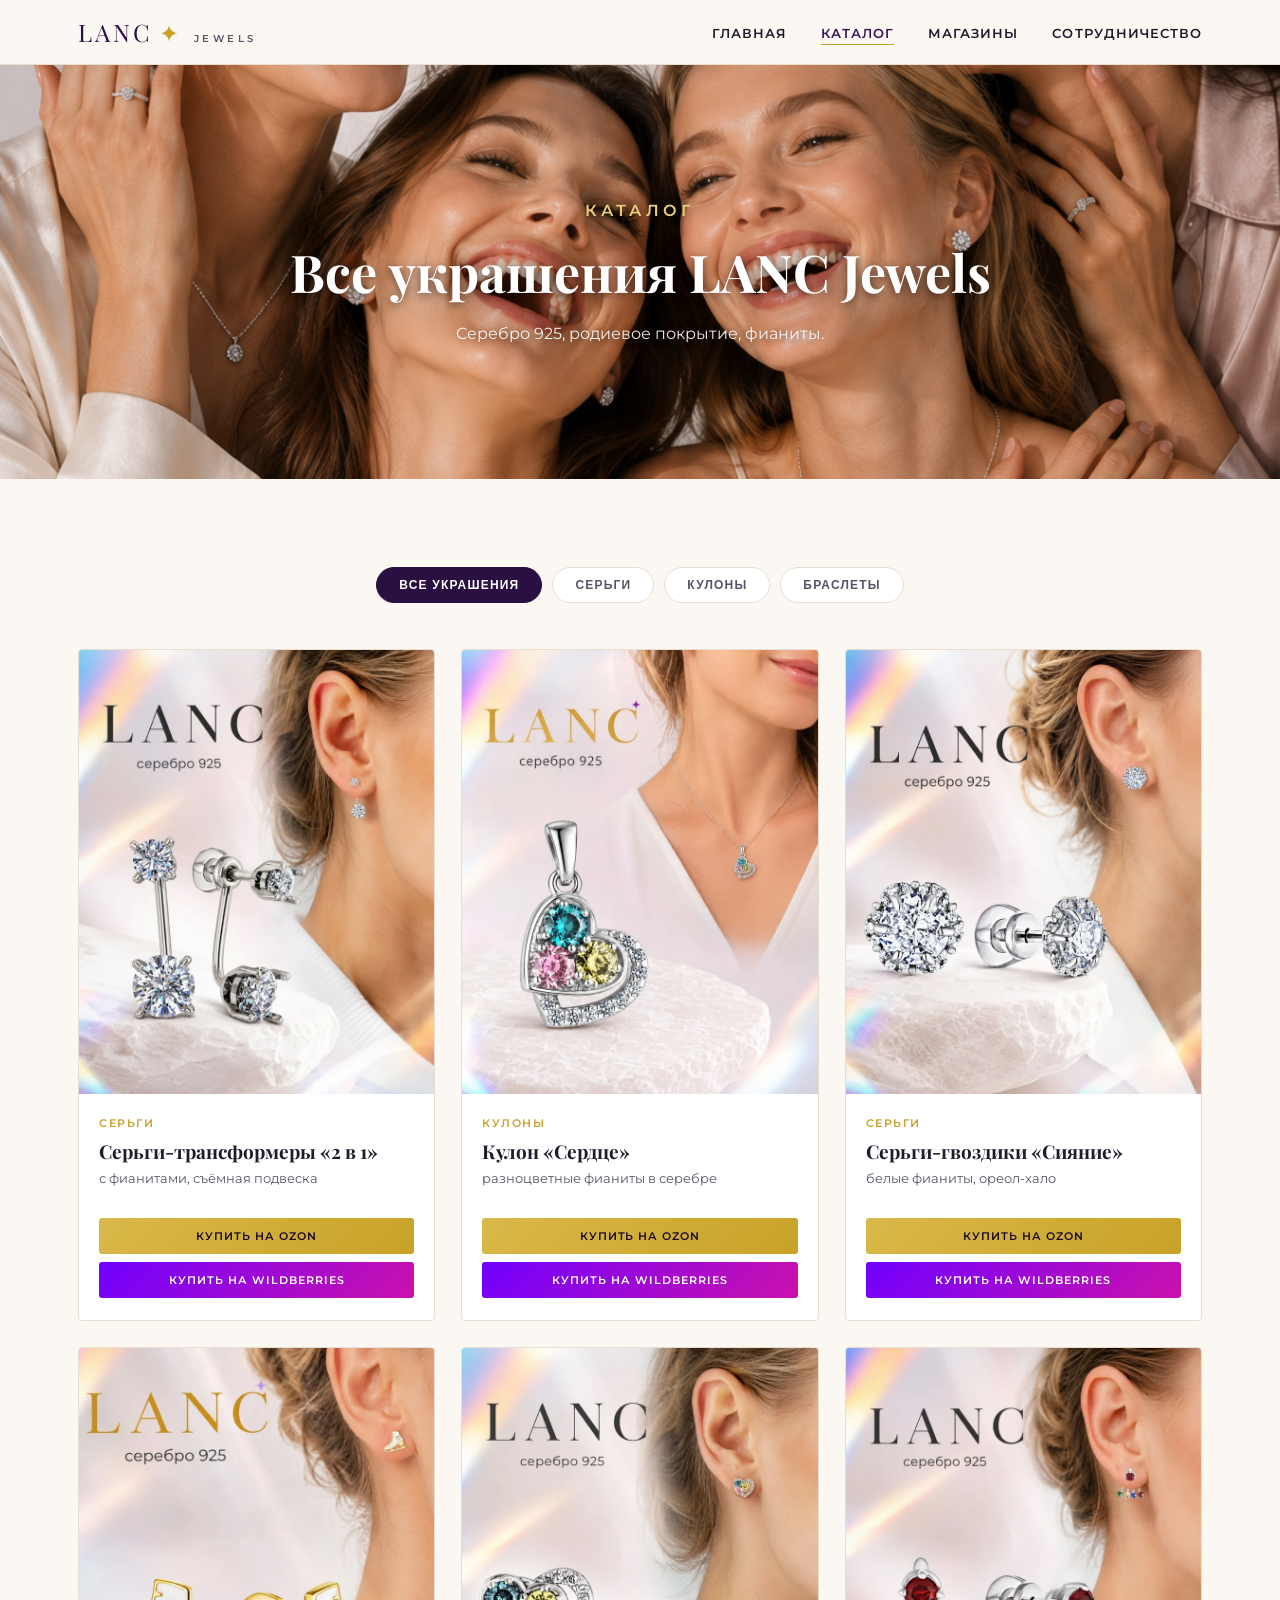
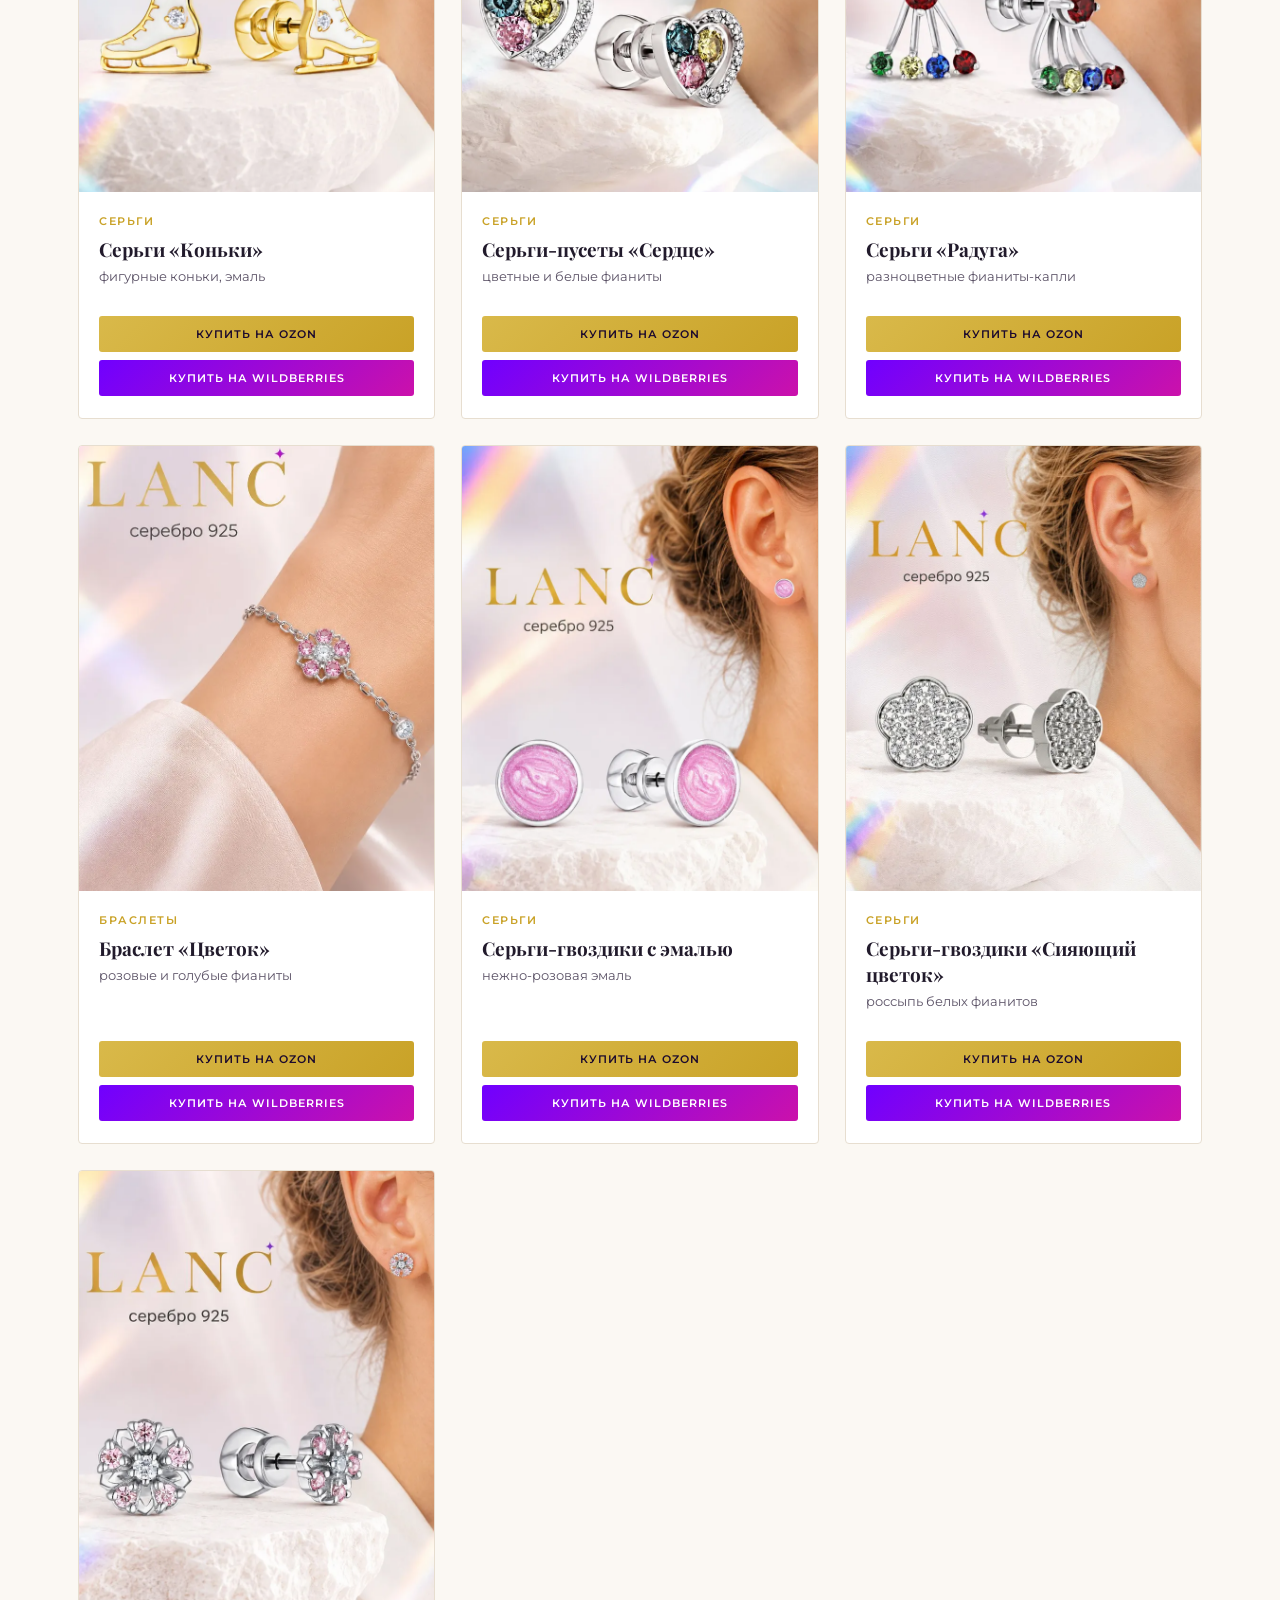
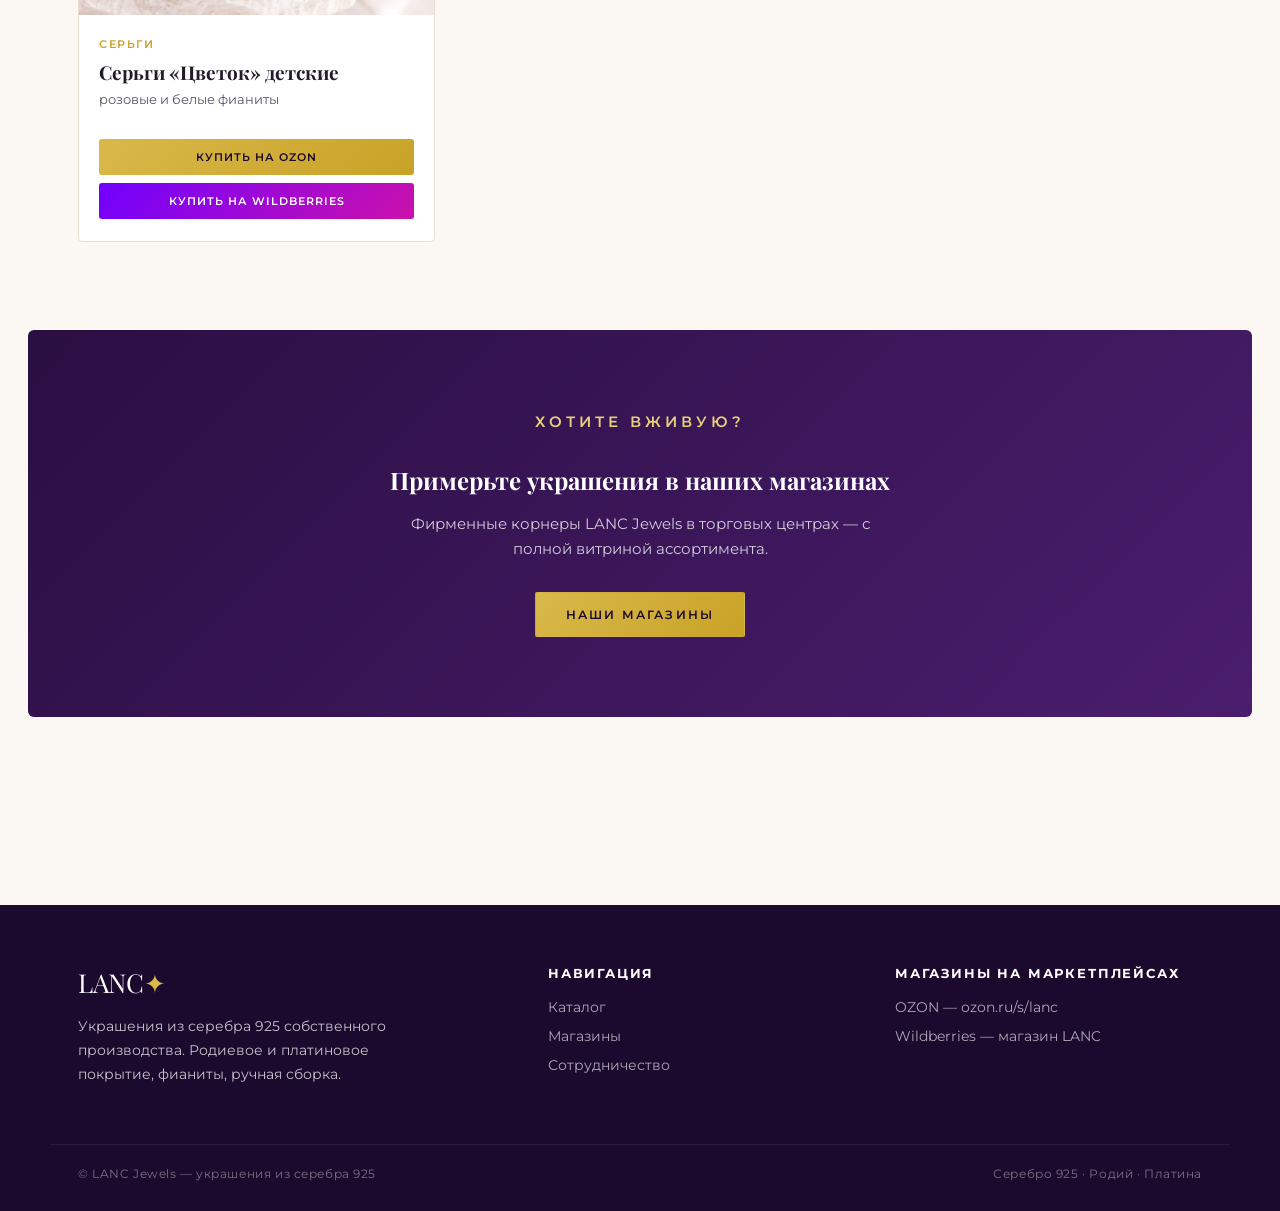
<file: catalog.html>
<!DOCTYPE html>
<html lang="ru">
<head>
<meta charset="UTF-8">
<meta name="viewport" content="width=device-width, initial-scale=1.0">
<title>Каталог — LANC Jewels</title>
<link rel="stylesheet" href="css/style.css">
</head>
<body>

<header class="site-header">
  <nav class="nav">
    <a href="index.html" class="nav-logo">LANC<span class="spark">✦</span><small>&nbsp;jewels</small></a>
    <button class="nav-toggle" id="navToggle" aria-label="Меню"><span></span><span></span><span></span></button>
    <ul class="nav-links" id="navLinks">
      <li><a href="index.html">Главная</a></li>
      <li><a href="catalog.html" class="active">Каталог</a></li>
      <li><a href="index.html#stores">Магазины</a></li>
      <li><a href="cooperation.html">Сотрудничество</a></li>
    </ul>
  </nav>
</header>

<div class="page-hero" style="background-image:url('images/brand/lifestyle-group.png');">
  <div class="page-hero-inner">
    <p class="eyebrow">Каталог</p>
    <h1>Все украшения LANC Jewels</h1>
    <p>Серебро 925, родиевое покрытие, фианиты.</p>
  </div>
</div>

<section>
  <div class="container">
    <div class="catalog-toolbar" id="catalogFilters"></div>
    <div class="grid-3" id="catalogGrid"></div>
  </div>
</section>

<section style="padding-top:0;">
  <div class="cta-band">
    <p class="eyebrow" style="color:var(--gold-300);">Хотите вживую?</p>
    <h2>Примерьте украшения в наших магазинах</h2>
    <p>Фирменные корнеры LANC Jewels в торговых центрах — с полной витриной ассортимента.</p>
    <a href="index.html#stores" class="btn btn-gold">Наши магазины</a>
  </div>
</section>

<footer class="site-footer">
  <div class="container footer-grid">
    <div>
      <div class="footer-logo">LANC<span class="spark">✦</span></div>
      <p>Украшения из серебра 925 собственного производства. Родиевое и платиновое покрытие, фианиты, ручная сборка.</p>
    </div>
    <div>
      <h4>Навигация</h4>
      <ul>
        <li><a href="catalog.html">Каталог</a></li>
        <li><a href="index.html#stores">Магазины</a></li>
        <li><a href="cooperation.html">Сотрудничество</a></li>
      </ul>
    </div>
    <div>
      <h4>Магазины на маркетплейсах</h4>
      <ul>
        <li><a href="https://ozon.ru/s/lanc" target="_blank" rel="noopener">OZON — ozon.ru/s/lanc</a></li>
        <li><a href="https://www.wildberries.ru/seller/117154" target="_blank" rel="noopener">Wildberries — магазин LANC</a></li>
      </ul>
    </div>
  </div>
  <div class="container footer-bottom">
    <span>© LANC Jewels — украшения из серебра 925</span>
    <span>Серебро 925 · Родий · Платина</span>
  </div>
</footer>

<script src="js/products.js"></script>
<script>
  const grid = document.getElementById('catalogGrid');
  const filtersEl = document.getElementById('catalogFilters');
  const cats = ['all', ...Object.keys(CATEGORY_LABELS)];

  function render(filter){
    grid.innerHTML = '';
    const list = filter === 'all' ? PRODUCTS : PRODUCTS.filter(p => p.category === filter);
    list.forEach(p => { grid.innerHTML += productCardHTML(p); });
  }

  filtersEl.innerHTML = cats.map(c =>
    `<button class="filter-btn ${c==='all'?'active':''}" data-cat="${c}">${c==='all'?'Все украшения':CATEGORY_LABELS[c]}</button>`
  ).join('');

  filtersEl.querySelectorAll('.filter-btn').forEach(btn=>{
    btn.addEventListener('click', ()=>{
      filtersEl.querySelectorAll('.filter-btn').forEach(b=>b.classList.remove('active'));
      btn.classList.add('active');
      render(btn.dataset.cat);
    });
  });

  render('all');
</script>
<script src="js/main.js"></script>
</body>
</html>
</file>
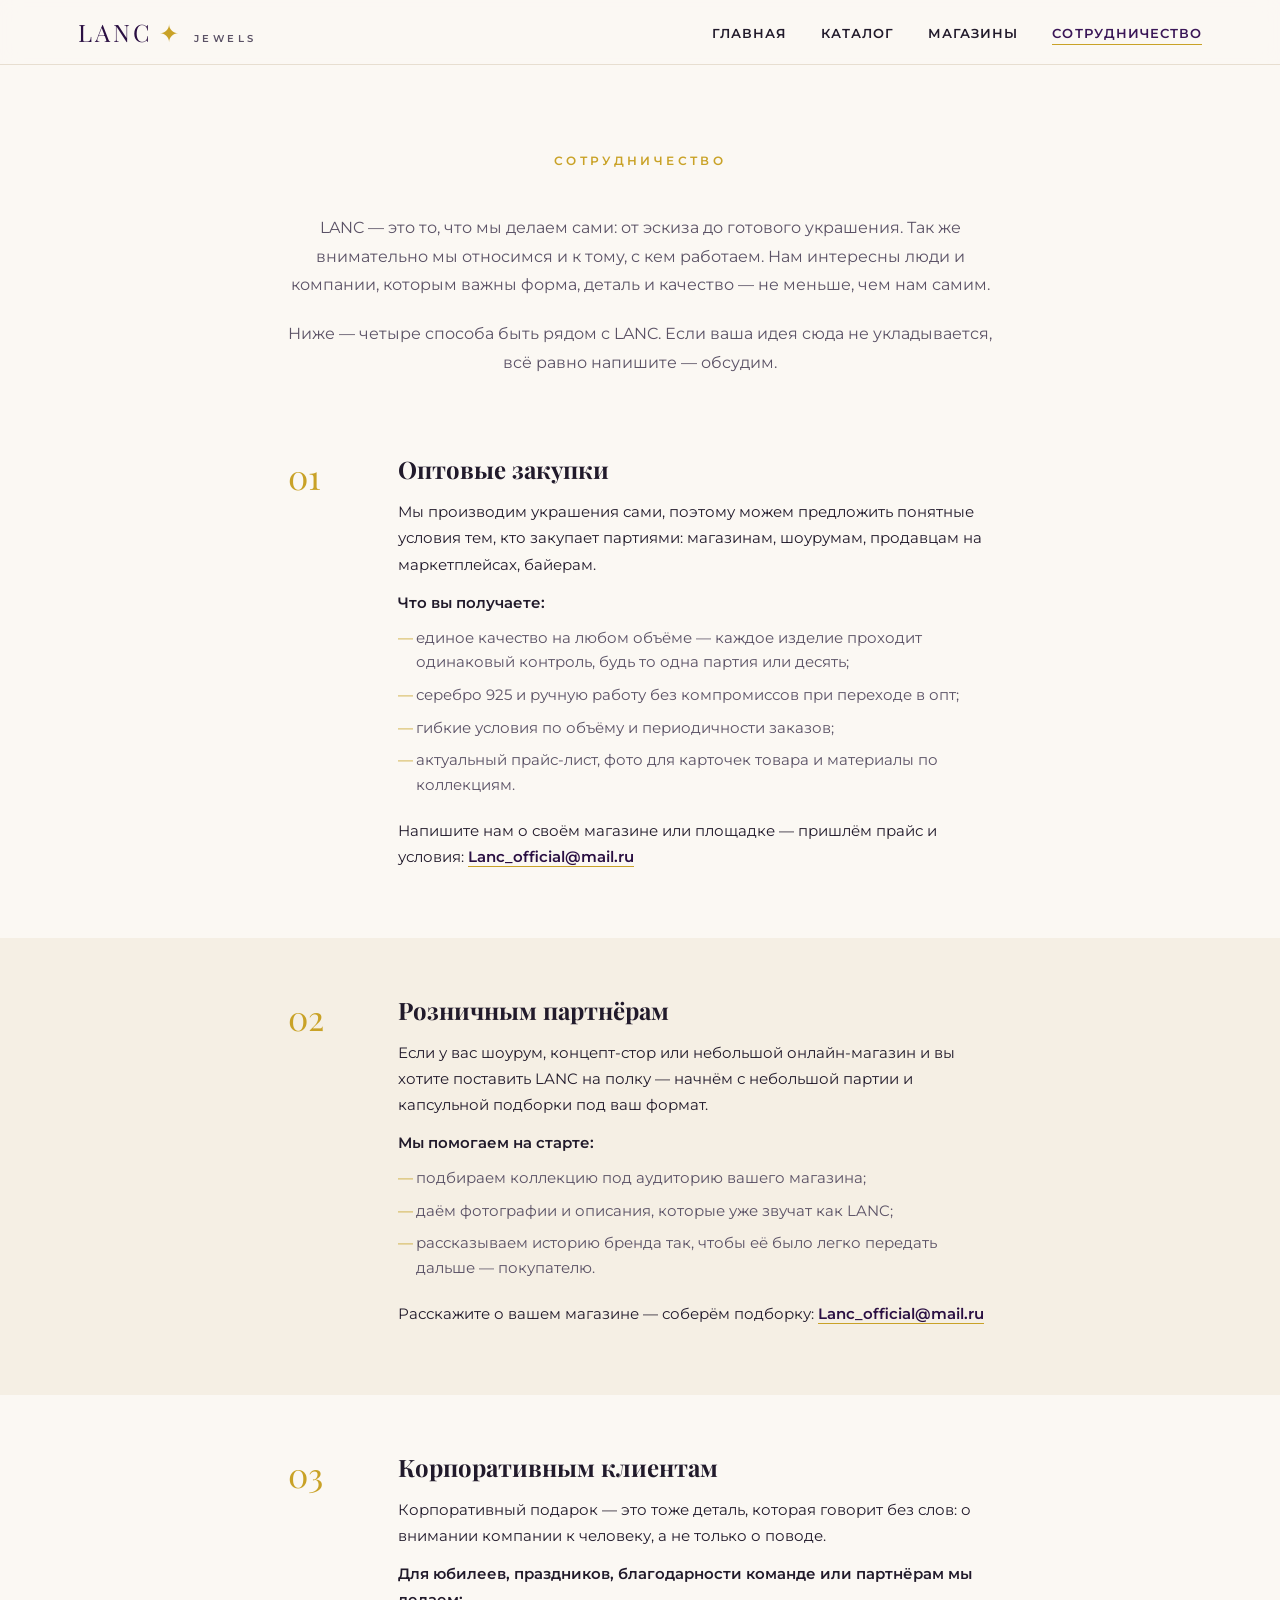
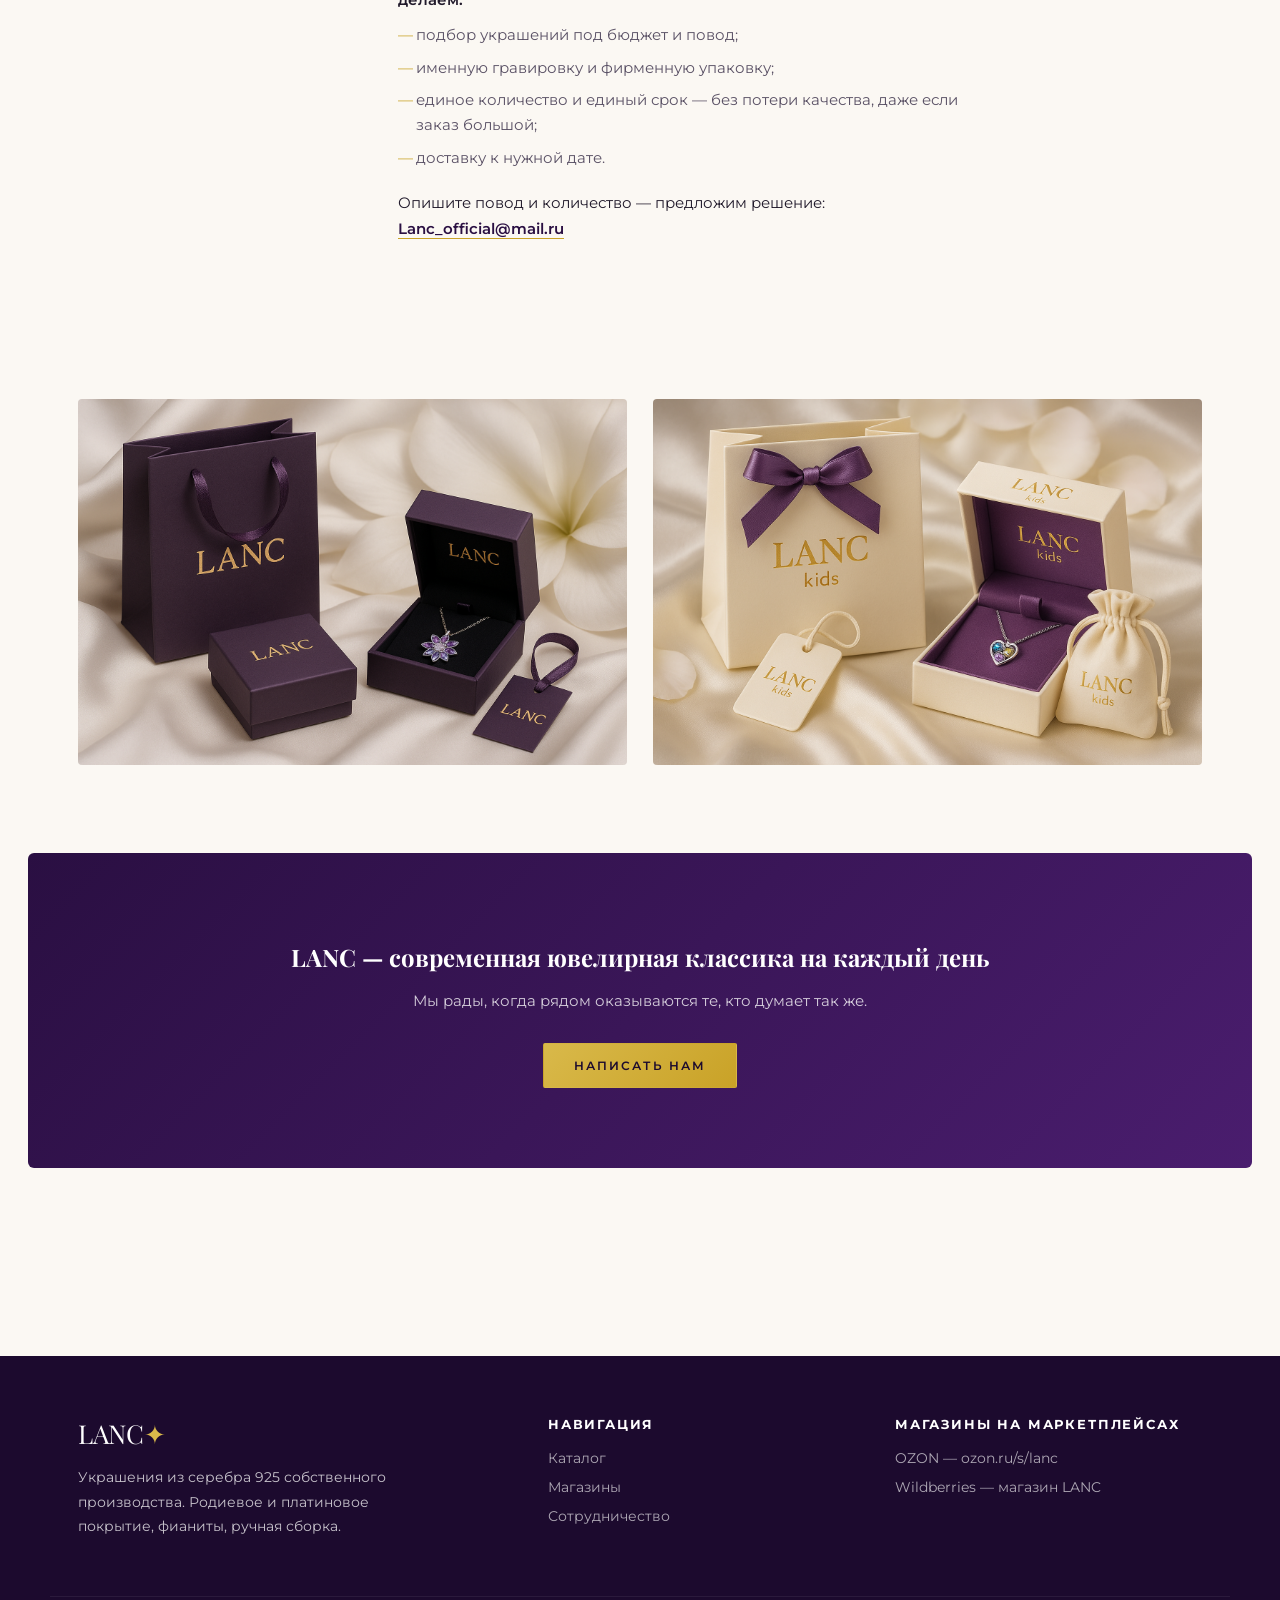
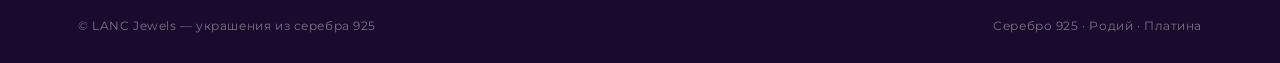
<file: cooperation.html>
<!DOCTYPE html>
<html lang="ru">
<head>
<meta charset="UTF-8">
<meta name="viewport" content="width=device-width, initial-scale=1.0">
<title>Сотрудничество — LANC Jewels</title>
<link rel="stylesheet" href="css/style.css">
</head>
<body>

<header class="site-header">
  <nav class="nav">
    <a href="index.html" class="nav-logo">LANC<span class="spark">✦</span><small>&nbsp;jewels</small></a>
    <button class="nav-toggle" id="navToggle" aria-label="Меню"><span></span><span></span><span></span></button>
    <ul class="nav-links" id="navLinks">
      <li><a href="index.html">Главная</a></li>
      <li><a href="catalog.html">Каталог</a></li>
      <li><a href="index.html#stores">Магазины</a></li>
      <li><a href="cooperation.html" class="active">Сотрудничество</a></li>
    </ul>
  </nav>
</header>

<section style="padding-bottom:0;">
  <div class="container" style="max-width:820px; text-align:center;">
    <p class="eyebrow">Сотрудничество</p>
  </div>
</section>

<section style="padding:32px 0 0;">
  <div class="container" style="max-width:820px; text-align:center;">
    <p class="coop-intro">LANC — это то, что мы делаем сами: от эскиза до готового украшения. Так же внимательно мы относимся и к тому, с кем работаем. Нам интересны люди и компании, которым важны форма, деталь и качество — не меньше, чем нам самим.</p>
    <p class="coop-intro">Ниже — четыре способа быть рядом с LANC. Если ваша идея сюда не укладывается, всё равно напишите — обсудим.</p>
  </div>
</section>

<!-- ===================== WHOLESALE ===================== -->
<section class="coop-block">
  <div class="container coop-grid">
    <div class="coop-num">01</div>
    <div class="coop-copy">
      <h2 class="serif">Оптовые закупки</h2>
      <p>Мы производим украшения сами, поэтому можем предложить понятные условия тем, кто закупает партиями: магазинам, шоурумам, продавцам на маркетплейсах, байерам.</p>
      <p class="coop-label">Что вы получаете:</p>
      <ul class="coop-list">
        <li>единое качество на любом объёме — каждое изделие проходит одинаковый контроль, будь то одна партия или десять;</li>
        <li>серебро 925 и ручную работу без компромиссов при переходе в опт;</li>
        <li>гибкие условия по объёму и периодичности заказов;</li>
        <li>актуальный прайс-лист, фото для карточек товара и материалы по коллекциям.</li>
      </ul>
      <p class="coop-cta">Напишите нам о своём магазине или площадке — пришлём прайс и условия: <a href="mailto:Lanc_official@mail.ru">Lanc_official@mail.ru</a></p>
    </div>
  </div>
</section>

<!-- ===================== RETAIL ===================== -->
<section class="coop-block alt">
  <div class="container coop-grid">
    <div class="coop-num">02</div>
    <div class="coop-copy">
      <h2 class="serif">Розничным партнёрам</h2>
      <p>Если у вас шоурум, концепт-стор или небольшой онлайн-магазин и вы хотите поставить LANC на полку — начнём с небольшой партии и капсульной подборки под ваш формат.</p>
      <p class="coop-label">Мы помогаем на старте:</p>
      <ul class="coop-list">
        <li>подбираем коллекцию под аудиторию вашего магазина;</li>
        <li>даём фотографии и описания, которые уже звучат как LANC;</li>
        <li>рассказываем историю бренда так, чтобы её было легко передать дальше — покупателю.</li>
      </ul>
      <p class="coop-cta">Расскажите о вашем магазине — соберём подборку: <a href="mailto:Lanc_official@mail.ru">Lanc_official@mail.ru</a></p>
    </div>
  </div>
</section>

<!-- ===================== CORPORATE ===================== -->
<section class="coop-block">
  <div class="container coop-grid">
    <div class="coop-num">03</div>
    <div class="coop-copy">
      <h2 class="serif">Корпоративным клиентам</h2>
      <p>Корпоративный подарок — это тоже деталь, которая говорит без слов: о внимании компании к человеку, а не только о поводе.</p>
      <p class="coop-label">Для юбилеев, праздников, благодарности команде или партнёрам мы делаем:</p>
      <ul class="coop-list">
        <li>подбор украшений под бюджет и повод;</li>
        <li>именную гравировку и фирменную упаковку;</li>
        <li>единое количество и единый срок — без потери качества, даже если заказ большой;</li>
        <li>доставку к нужной дате.</li>
      </ul>
      <p class="coop-cta">Опишите повод и количество — предложим решение: <a href="mailto:Lanc_official@mail.ru">Lanc_official@mail.ru</a></p>
    </div>
  </div>
</section>

<!-- ===================== PACKAGING PHOTOS ===================== -->
<section>
  <div class="container">
    <div class="grid-2">
      <div class="ph" style="border-radius:4px; overflow:hidden;"><img src="images/stores/packaging-purple.png" alt="Фирменная упаковка LANC"></div>
      <div class="ph" style="border-radius:4px; overflow:hidden;"><img src="images/stores/packaging-kids.png" alt="Фирменная упаковка LANC kids"></div>
    </div>
  </div>
</section>

<section style="padding-top:0;">
  <div class="cta-band">
    <h2>LANC — современная ювелирная классика на каждый день</h2>
    <p>Мы рады, когда рядом оказываются те, кто думает так же.</p>
    <a href="mailto:Lanc_official@mail.ru" class="btn btn-gold">Написать нам</a>
  </div>
</section>

<footer class="site-footer">
  <div class="container footer-grid">
    <div>
      <div class="footer-logo">LANC<span class="spark">✦</span></div>
      <p>Украшения из серебра 925 собственного производства. Родиевое и платиновое покрытие, фианиты, ручная сборка.</p>
    </div>
    <div>
      <h4>Навигация</h4>
      <ul>
        <li><a href="catalog.html">Каталог</a></li>
        <li><a href="index.html#stores">Магазины</a></li>
        <li><a href="cooperation.html">Сотрудничество</a></li>
      </ul>
    </div>
    <div>
      <h4>Магазины на маркетплейсах</h4>
      <ul>
        <li><a href="https://ozon.ru/s/lanc" target="_blank" rel="noopener">OZON — ozon.ru/s/lanc</a></li>
        <li><a href="https://www.wildberries.ru/seller/117154" target="_blank" rel="noopener">Wildberries — магазин LANC</a></li>
      </ul>
    </div>
  </div>
  <div class="container footer-bottom">
    <span>© LANC Jewels — украшения из серебра 925</span>
    <span>Серебро 925 · Родий · Платина</span>
  </div>
</footer>

<script src="js/main.js"></script>
</body>
</html>
</file>
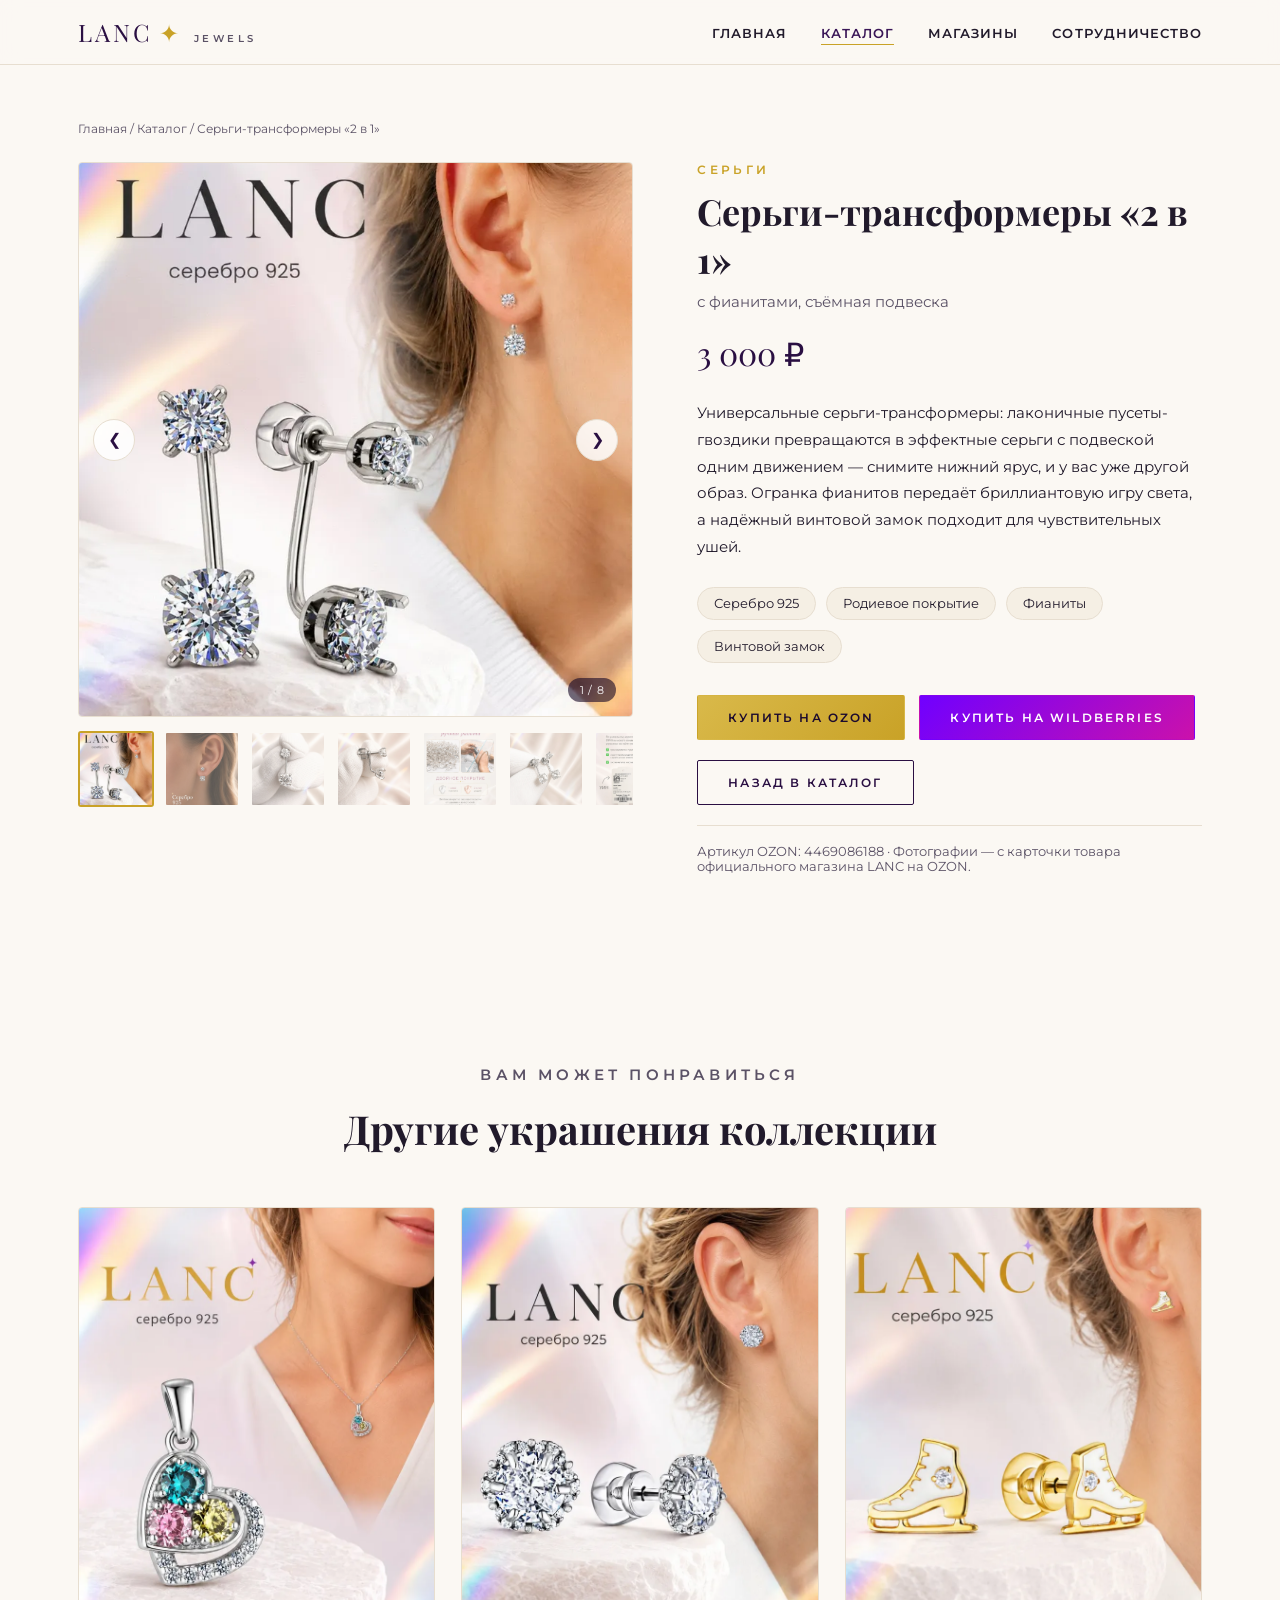
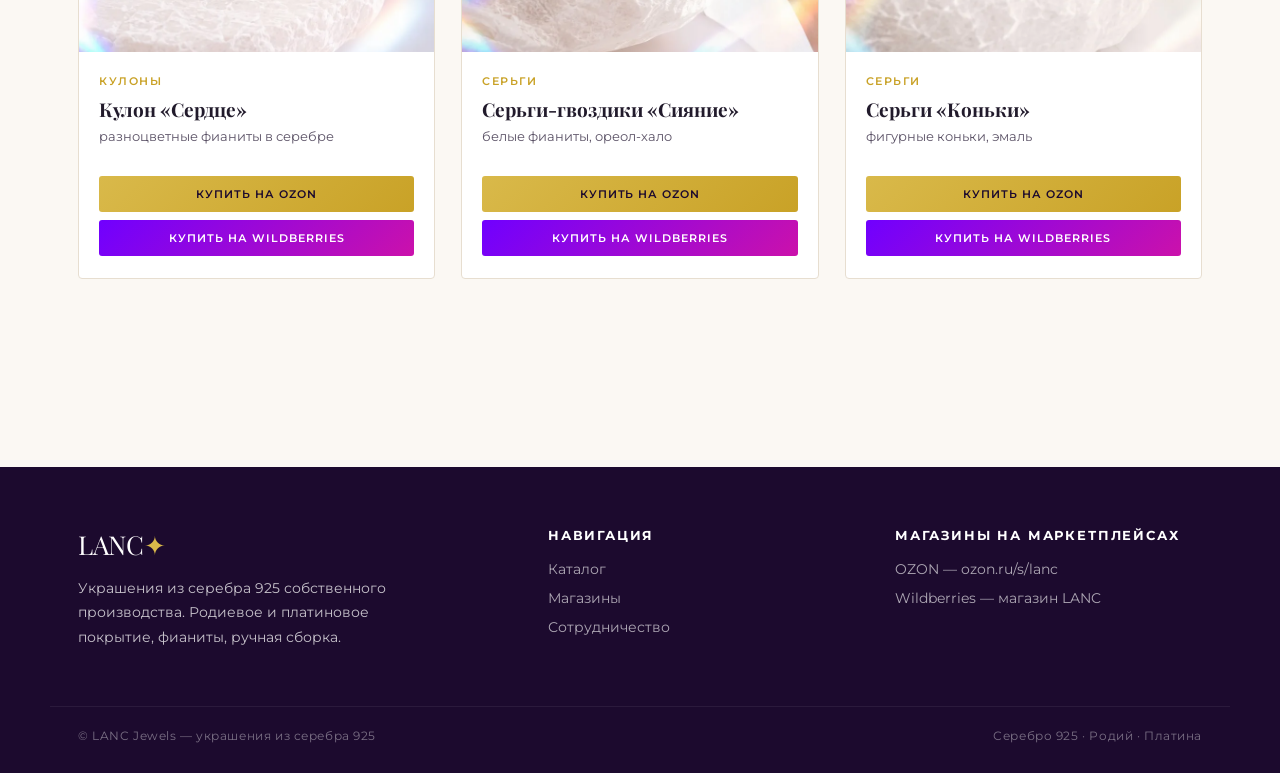
<file: product.html>
<!DOCTYPE html>
<html lang="ru">
<head>
<meta charset="UTF-8">
<meta name="viewport" content="width=device-width, initial-scale=1.0">
<title id="pageTitle">Товар — LANC Jewels</title>
<link rel="stylesheet" href="css/style.css">
</head>
<body>

<header class="site-header">
  <nav class="nav">
    <a href="index.html" class="nav-logo">LANC<span class="spark">✦</span><small>&nbsp;jewels</small></a>
    <button class="nav-toggle" id="navToggle" aria-label="Меню"><span></span><span></span><span></span></button>
    <ul class="nav-links" id="navLinks">
      <li><a href="index.html">Главная</a></li>
      <li><a href="catalog.html" class="active">Каталог</a></li>
      <li><a href="index.html#stores">Магазины</a></li>
      <li><a href="cooperation.html">Сотрудничество</a></li>
    </ul>
  </nav>
</header>

<section style="padding-top:44px;">
  <div class="container">
    <p class="breadcrumb"><a href="index.html">Главная</a> / <a href="catalog.html">Каталог</a> / <span id="crumbTitle"></span></p>
    <div class="product-detail" id="productRoot"></div>
  </div>
</section>

<section>
  <div class="container">
    <div class="section-head">
      <p class="eyebrow">Вам может понравиться</p>
      <h2>Другие украшения коллекции</h2>
    </div>
    <div class="grid-3" id="relatedGrid"></div>
  </div>
</section>

<footer class="site-footer">
  <div class="container footer-grid">
    <div>
      <div class="footer-logo">LANC<span class="spark">✦</span></div>
      <p>Украшения из серебра 925 собственного производства. Родиевое и платиновое покрытие, фианиты, ручная сборка.</p>
    </div>
    <div>
      <h4>Навигация</h4>
      <ul>
        <li><a href="catalog.html">Каталог</a></li>
        <li><a href="index.html#stores">Магазины</a></li>
        <li><a href="cooperation.html">Сотрудничество</a></li>
      </ul>
    </div>
    <div>
      <h4>Магазины на маркетплейсах</h4>
      <ul>
        <li><a href="https://ozon.ru/s/lanc" target="_blank" rel="noopener">OZON — ozon.ru/s/lanc</a></li>
        <li><a href="https://www.wildberries.ru/seller/117154" target="_blank" rel="noopener">Wildberries — магазин LANC</a></li>
      </ul>
    </div>
  </div>
  <div class="container footer-bottom">
    <span>© LANC Jewels — украшения из серебра 925</span>
    <span>Серебро 925 · Родий · Платина</span>
  </div>
</footer>

<script src="js/products.js"></script>
<script>
  const params = new URLSearchParams(location.search);
  const id = params.get('id');
  const product = getProductById(id) || PRODUCTS[0];
  let current = 0;

  document.title = product.title + ' — LANC Jewels';
  document.getElementById('pageTitle').textContent = product.title + ' — LANC Jewels';
  document.getElementById('crumbTitle').textContent = product.title;

  const imgs = Array.from({length: product.images}, (_,i) => productImagePath(product.id, i+1));

  const root = document.getElementById('productRoot');
  root.innerHTML = `
    <div>
      <div class="gallery-main" id="galleryMain">
        ${imgs.map((src,i)=>`<img src="${src}" class="${i===0?'active':''}" data-i="${i}" alt="${product.title}">`).join('')}
        <div class="gallery-arrow prev" id="prevBtn">&#10094;</div>
        <div class="gallery-arrow next" id="nextBtn">&#10095;</div>
        <div class="gallery-count" id="galleryCount">1 / ${imgs.length}</div>
      </div>
      <div class="thumbs" id="thumbs">
        ${imgs.map((src,i)=>`<img src="${src}" data-i="${i}" class="${i===0?'active':''}" alt="ракурс ${i+1}">`).join('')}
      </div>
    </div>
    <div class="product-info">
      <p class="eyebrow">${CATEGORY_LABELS[product.category]}</p>
      <h1>${product.title}</h1>
      <p class="sub">${product.subtitle}</p>
      <div class="price">${product.price.toLocaleString('ru-RU')} ₽</div>
      <p class="desc">${product.description}</p>
      <ul class="spec-list">${product.material.map(m=>`<li>${m}</li>`).join('')}</ul>
      <div class="product-actions">
        <a href="${product.ozonUrl}" target="_blank" rel="noopener" class="btn btn-gold">Купить на OZON</a>
        <a href="${product.wbUrl}" target="_blank" rel="noopener" class="btn btn-wb">Купить на Wildberries</a>
      </div>
      <div class="product-actions">
        <a href="catalog.html" class="btn btn-outline">Назад в каталог</a>
      </div>
      <p class="note-line">Артикул OZON: ${product.id} · Фотографии — с карточки товара официального магазина LANC на OZON.</p>
    </div>
  `;

  const mainImgs = root.querySelectorAll('.gallery-main img');
  const thumbImgs = root.querySelectorAll('.thumbs img');
  const countEl = document.getElementById('galleryCount');

  function show(i){
    current = (i + imgs.length) % imgs.length;
    mainImgs.forEach(im => im.classList.toggle('active', +im.dataset.i === current));
    thumbImgs.forEach(im => im.classList.toggle('active', +im.dataset.i === current));
    countEl.textContent = `${current+1} / ${imgs.length}`;
  }
  document.getElementById('prevBtn').addEventListener('click', ()=>show(current-1));
  document.getElementById('nextBtn').addEventListener('click', ()=>show(current+1));
  thumbImgs.forEach(t => t.addEventListener('click', ()=>show(+t.dataset.i)));

  // basic swipe support
  let touchX = null;
  const gm = document.getElementById('galleryMain');
  gm.addEventListener('touchstart', e => touchX = e.touches[0].clientX);
  gm.addEventListener('touchend', e => {
    if(touchX===null) return;
    const dx = e.changedTouches[0].clientX - touchX;
    if(Math.abs(dx) > 40) show(current + (dx < 0 ? 1 : -1));
    touchX = null;
  });

  // related products
  const related = PRODUCTS.filter(p => p.id !== product.id).slice(0,3);
  document.getElementById('relatedGrid').innerHTML = related.map(p => productCardHTML(p)).join('');
</script>
<script src="js/main.js"></script>
</body>
</html>
</file>
<file: css/style.css>
@import url('https://fonts.googleapis.com/css2?family=Playfair+Display:ital,wght@0,400;0,500;0,600;0,700;1,500&family=Montserrat:wght@300;400;500;600;700&display=swap');

:root{
  --plum-950:#1c0a2e;
  --plum-900:#2a0f42;
  --plum-800:#3a1657;
  --plum-700:#4a1d6e;
  --gold-500:#c9a227;
  --gold-400:#d9b94a;
  --gold-300:#e8cf7a;
  --cream-50:#fbf8f3;
  --cream-100:#f5efe4;
  --ink-900:#211a2b;
  --ink-600:#5b5266;
  --white:#ffffff;
  --line:#e7ded0;
  --shadow: 0 20px 60px -20px rgba(42,15,66,0.35);
}

*{box-sizing:border-box;}
html{scroll-behavior:smooth;}
body{
  margin:0;
  font-family:'Montserrat', sans-serif;
  color:var(--ink-900);
  background:var(--cream-50);
  -webkit-font-smoothing:antialiased;
}
h1,h2,h3,.serif{font-family:'Playfair Display', serif;}
a{color:inherit; text-decoration:none;}
img{display:block; max-width:100%;}
.container{max-width:1180px; margin:0 auto; padding:0 28px;}
.eyebrow{
  font-size:12px; letter-spacing:.28em; text-transform:uppercase;
  color:var(--gold-500); font-weight:600; margin:0 0 14px;
}

/* ---------- NAV ---------- */
.site-header{
  position:sticky; top:0; z-index:200;
  background:rgba(251,248,243,0.88);
  backdrop-filter:blur(10px);
  border-bottom:1px solid var(--line);
}
.nav{
  display:flex; align-items:center; justify-content:space-between;
  padding:16px 28px; max-width:1180px; margin:0 auto;
}
.nav-logo{
  font-family:'Playfair Display', serif; font-size:24px; letter-spacing:.12em;
  color:var(--plum-900); display:flex; align-items:baseline; gap:6px;
}
.nav-logo .spark{color:var(--gold-500);}
.nav-logo small{
  font-family:'Montserrat',sans-serif; font-size:10px; letter-spacing:.35em;
  color:var(--ink-600); text-transform:uppercase; font-weight:600;
}
.nav-links{display:flex; gap:34px; list-style:none; margin:0; padding:0;}
.nav-links a{
  font-size:13px; letter-spacing:.08em; text-transform:uppercase; font-weight:600;
  color:var(--ink-900); position:relative; padding-bottom:4px;
}
.nav-links a::after{
  content:""; position:absolute; left:0; bottom:0; width:0; height:1px;
  background:var(--gold-500); transition:width .25s ease;
}
.nav-links a:hover::after, .nav-links a.active::after{width:100%;}
.nav-links a.active{color:var(--plum-800);}
.nav-toggle{display:none; background:none; border:none; cursor:pointer; padding:6px;}
.nav-toggle span{display:block; width:24px; height:2px; background:var(--plum-900); margin:5px 0;}

@media (max-width:820px){
  .nav-links{
    position:fixed; top:64px; left:0; right:0; height:calc(100vh - 64px);
    background:var(--cream-50); z-index:150;
    flex-direction:column; align-items:center; justify-content:flex-start;
    padding-top:40px; gap:26px;
    transform:translateY(-120vh); transition:transform .35s ease;
  }
  .nav-links.open{transform:translateY(0);}
  .nav-toggle{display:block;}
}

/* ---------- BUTTONS ---------- */
.btn{
  display:inline-flex; align-items:center; gap:10px;
  padding:14px 30px; font-size:12px; letter-spacing:.18em; text-transform:uppercase;
  font-weight:600; border-radius:2px; cursor:pointer; border:1px solid transparent;
  transition:all .25s ease;
}
.btn-gold{background:linear-gradient(135deg,var(--gold-400),var(--gold-500)); color:var(--plum-950);}
.btn-gold:hover{box-shadow:0 10px 30px -8px rgba(201,162,39,0.6); transform:translateY(-1px);}
.btn-outline{border-color:var(--plum-900); color:var(--plum-900);}
.btn-outline:hover{background:var(--plum-900); color:var(--white);}
.btn-outline-light{border-color:rgba(255,255,255,.6); color:var(--white);}
.btn-outline-light:hover{background:var(--white); color:var(--plum-900);}
.btn-wb{background:linear-gradient(135deg,#7000ff,#cb11ab); color:#fff;}
.btn-wb:hover{box-shadow:0 10px 30px -8px rgba(203,17,171,0.55); transform:translateY(-1px);}

/* ---------- FOOTER ---------- */
.site-footer{
  background:var(--plum-950); color:rgba(255,255,255,.75); padding:60px 0 30px; margin-top:100px;
}
@media (max-width:560px){
  .site-footer{margin-top:32px;}
  #stores{padding-bottom:16px;}
  .story-block{padding-bottom:24px;}
}
.footer-grid{display:grid; grid-template-columns:1.4fr 1fr 1fr; gap:40px;}
.footer-grid h4{color:var(--white); font-size:13px; letter-spacing:.14em; text-transform:uppercase; margin:0 0 16px;}
.footer-logo{font-family:'Playfair Display',serif; font-size:26px; color:var(--white); margin-bottom:14px;}
.footer-logo .spark{color:var(--gold-400);}
.footer-grid p{font-size:13.5px; line-height:1.8; max-width:320px;}
.footer-grid ul{list-style:none; padding:0; margin:0; display:flex; flex-direction:column; gap:10px;}
.footer-grid a{font-size:13.5px; opacity:.85;}
.footer-grid a:hover{opacity:1; color:var(--gold-300);}
.footer-bottom{
  border-top:1px solid rgba(255,255,255,.12); margin-top:44px; padding-top:22px;
  font-size:11.5px; letter-spacing:.05em; opacity:.55; display:flex; justify-content:space-between; flex-wrap:wrap; gap:10px;
}
@media (max-width:820px){.footer-grid{grid-template-columns:1fr;}}

/* ---------- SPLASH ---------- */
#splash{
  position:fixed; inset:0; z-index:9999;
  background:radial-gradient(120% 120% at 50% 20%, #3a1657 0%, #240d3a 55%, #170826 100%);
  display:flex; align-items:center; justify-content:center;
  overflow:hidden;
  transition:opacity 1s ease, visibility 1s ease;
}
#splash.hide{opacity:0; visibility:hidden; pointer-events:none;}
#splash .bg-photo{
  position:absolute; inset:0; background-size:cover; background-position:center;
  opacity:0; animation:bgReveal 3.5s ease forwards; animation-delay:.4s;
}
@keyframes bgReveal{
  0%{opacity:0; transform:scale(1.08);}
  100%{opacity:.4; transform:scale(1);}
}
#splash .veil{position:absolute; inset:0; background:linear-gradient(180deg, rgba(28,10,46,.55), rgba(23,8,38,.92));}
#splash .rays{
  position:absolute; inset:-20%; opacity:0;
  background:conic-gradient(from 0deg, transparent 0deg, rgba(217,185,74,.10) 8deg, transparent 20deg, transparent 160deg, rgba(217,185,74,.08) 172deg, transparent 190deg, transparent 340deg, rgba(217,185,74,.10) 352deg, transparent 360deg);
  animation:rotateRays 18s linear infinite, fadeInSlow 2.5s ease forwards;
  animation-delay:0s, .3s;
}
@keyframes rotateRays{to{transform:rotate(360deg);}}
@keyframes fadeInSlow{to{opacity:1;}}

.splash-content{position:relative; z-index:3; text-align:center; padding:0 20px;}
.splash-mark{
  width:min(64vw,300px); margin:0 auto 6px; opacity:0; transform:scale(.85);
  animation:markIn 1.1s cubic-bezier(.2,.9,.25,1) forwards; animation-delay:.3s;
  position:relative;
}
.splash-mark img{width:100%; filter:drop-shadow(0 10px 40px rgba(201,162,39,.35));}
@keyframes markIn{ to{opacity:1; transform:scale(1);} }

.splash-mark::after{
  content:""; position:absolute; top:0; left:-60%; width:40%; height:100%;
  background:linear-gradient(75deg, transparent 0%, rgba(255,255,255,.85) 50%, transparent 100%);
  transform:skewX(-20deg);
  animation:shine 2.6s ease-in-out .2s infinite;
  mix-blend-mode:overlay;
}
@keyframes shine{
  0%{left:-60%;}
  35%{left:120%;}
  100%{left:120%;}
}

.splash-sub{
  font-size:11px; letter-spacing:.5em; text-transform:uppercase; color:var(--gold-300);
  opacity:0; animation:fadeUp 1s ease forwards; animation-delay:1.15s;
  margin:8px 0 0;
}
.splash-tag{
  color:rgba(255,255,255,.65); font-size:13px; letter-spacing:.08em; margin-top:22px;
  opacity:0; animation:fadeUp 1s ease forwards; animation-delay:1.5s;
}
@keyframes fadeUp{ 0%{opacity:0; transform:translateY(14px);} 100%{opacity:1; transform:translateY(0);} }

.splash-enter{
  margin-top:38px; opacity:0; animation:fadeUp 1s ease forwards; animation-delay:1.9s;
}

.sparkle{
  position:absolute; border-radius:50%;
  background:radial-gradient(circle, #fff 0%, var(--gold-300) 45%, transparent 70%);
  opacity:0; pointer-events:none;
  animation:twinkle 2.4s ease-in-out infinite;
}
@keyframes twinkle{
  0%,100%{opacity:0; transform:scale(.3) rotate(0deg);}
  50%{opacity:1; transform:scale(1) rotate(90deg);}
}
.sparkle.diamond{ border-radius:0; transform:rotate(45deg); }

#splash-skip{
  position:absolute; top:26px; right:28px; z-index:5;
  color:rgba(255,255,255,.55); font-size:11px; letter-spacing:.16em; text-transform:uppercase;
  background:none; border:1px solid rgba(255,255,255,.25); padding:9px 18px; cursor:pointer;
  border-radius:2px; transition:all .25s ease;
}
#splash-skip:hover{color:#fff; border-color:#fff;}

/* ---------- HERO ---------- */
.hero{position:relative; line-height:0; padding:0; margin:0;}
.hero-photo{width:100%; height:auto; display:block;}
.hero-photo-cta{
  position:absolute; left:28.6%; top:51.3%; transform:translate(-50%,-50%);
  white-space:nowrap; box-shadow:0 8px 26px -6px rgba(0,0,0,.45);
}
@media (max-width:640px){
  .hero-photo-cta{
    padding:10px 16px; font-size:10px; letter-spacing:.12em;
  }
}

/* hero caption — text block shown below the hero photo */
.hero-caption{padding:36px 0 4px; text-align:center;}
.hero-caption h1{
  font-size:clamp(30px,4.6vw,52px); line-height:1.14; margin:0 0 10px; color:var(--plum-900);
  max-width:820px; margin-left:auto; margin-right:auto;
}
.hero-caption .hero-subtitle{
  font-size:15.5px; letter-spacing:.02em; color:var(--ink-600); max-width:560px; margin:0 auto;
}

/* page hero (smaller, for inner pages) */
.page-hero{
  position:relative; min-height:46vh; display:flex; align-items:center; justify-content:center;
  text-align:center; background-size:cover; background-position:center;
}
.page-hero-inner{position:relative; z-index:2; padding:40px 24px; max-width:760px;}
.page-hero h1{color:#fff; font-size:clamp(30px,4.4vw,52px); margin:12px 0 14px; text-shadow:0 2px 10px rgba(0,0,0,.55), 0 10px 40px rgba(0,0,0,.4);}
.page-hero p{color:rgba(255,255,255,.92); font-size:15.5px; line-height:1.75; margin:0 auto; text-shadow:0 1px 8px rgba(0,0,0,.55);}
.page-hero .eyebrow{color:var(--gold-300); text-shadow:0 1px 8px rgba(0,0,0,.55);}

/* ---------- SECTIONS ---------- */
section{padding:88px 0;}
.section-head{text-align:center; max-width:640px; margin:0 auto 52px;}
.section-head h2{font-size:clamp(26px,3.4vw,40px); margin:8px 0 14px;}
.section-head p{color:var(--ink-600); font-size:15px; line-height:1.7;}

/* category / feature cards */
.grid-3{display:grid; grid-template-columns:repeat(3,1fr); gap:26px;}
.grid-2{display:grid; grid-template-columns:1fr 1fr; gap:26px;}
@media (max-width:900px){.grid-3{grid-template-columns:1fr 1fr;} }
@media (max-width:620px){.grid-2{grid-template-columns:1fr;}}
@media (max-width:560px){
  .grid-3{grid-template-columns:1fr 1fr; gap:12px;}
  .feature-card .body{padding:12px 10px 8px;}
  .feature-card .body .cat{font-size:9px; letter-spacing:.08em;}
  .feature-card .body h3{font-size:13.5px; margin:5px 0 4px; line-height:1.25;}
  .feature-card .body .sub{font-size:11px; line-height:1.35;}
  .fc-buy{padding:8px 10px 12px; gap:6px;}
  .fc-buy-btn{padding:8px 6px; font-size:9px; letter-spacing:.03em;}
}

.feature-card{
  background:var(--white); border:1px solid var(--line); border-radius:4px; overflow:hidden;
  transition:transform .3s ease, box-shadow .3s ease;
  display:flex; flex-direction:column; height:100%;
}
.fc-buy{margin-top:auto;}
.feature-card:hover{transform:translateY(-6px); box-shadow:var(--shadow);}
.feature-card .ph{aspect-ratio:4/5; overflow:hidden; background:var(--cream-100);}
.feature-card .ph img{width:100%; height:100%; object-fit:cover; transition:transform .5s ease;}
.feature-card:hover .ph img{transform:scale(1.06);}
.feature-card .fc-link{display:block; color:inherit;}
.feature-card .body{padding:22px 20px 18px;}
.feature-card .body .cat{font-size:11px; letter-spacing:.14em; text-transform:uppercase; color:var(--gold-500); font-weight:600;}
.feature-card .body h3{font-size:19px; margin:8px 0 6px;}
.feature-card .body .sub{color:var(--ink-600); font-size:13px; margin:0;}
.fc-buy{display:flex; flex-direction:column; gap:8px; padding:14px 20px 22px;}
.fc-buy-btn{
  display:block; text-align:center; padding:11px 14px; border-radius:3px;
  font-size:11px; letter-spacing:.09em; text-transform:uppercase; font-weight:600;
  transition:all .2s ease;
}
.fc-buy-btn.ozon{background:linear-gradient(135deg,var(--gold-400),var(--gold-500)); color:var(--plum-950);}
.fc-buy-btn.ozon:hover{box-shadow:0 8px 22px -6px rgba(201,162,39,.55); transform:translateY(-1px);}
.fc-buy-btn.wb{background:linear-gradient(135deg,#7000ff,#cb11ab); color:#fff;}
.fc-buy-btn.wb:hover{box-shadow:0 8px 22px -6px rgba(203,17,171,.5); transform:translateY(-1px);}

/* ---------- CATALOG GRID ---------- */
.catalog-toolbar{
  display:flex; justify-content:center; gap:10px; flex-wrap:wrap; margin-bottom:46px;
}
.filter-btn{
  padding:10px 22px; border:1px solid var(--line); background:var(--white);
  font-size:12px; letter-spacing:.1em; text-transform:uppercase; font-weight:600;
  cursor:pointer; border-radius:30px; color:var(--ink-600); transition:all .2s ease;
}
.filter-btn:hover{border-color:var(--gold-500); color:var(--plum-900);}
.filter-btn.active{background:var(--plum-900); border-color:var(--plum-900); color:#fff;}

/* ---------- PRODUCT DETAIL ---------- */
.product-detail{display:grid; grid-template-columns:1.1fr 1fr; gap:64px; align-items:flex-start;}
@media (max-width:900px){.product-detail{grid-template-columns:1fr; gap:36px;}}

.gallery-main{
  position:relative; aspect-ratio:1/1; background:var(--white); border:1px solid var(--line);
  border-radius:4px; overflow:hidden;
}
.gallery-main img{
  width:100%; height:100%; object-fit:cover; position:absolute; inset:0;
  opacity:0; transition:opacity .45s ease;
}
.gallery-main img.active{opacity:1;}
.gallery-arrow{
  position:absolute; top:50%; transform:translateY(-50%); z-index:4;
  width:42px; height:42px; border-radius:50%; background:rgba(255,255,255,.85);
  border:1px solid var(--line); cursor:pointer; display:flex; align-items:center; justify-content:center;
  font-size:16px; color:var(--plum-900); transition:all .2s ease;
}
.gallery-arrow:hover{background:var(--plum-900); color:#fff;}
.gallery-arrow.prev{left:14px;} .gallery-arrow.next{right:14px;}
.gallery-count{
  position:absolute; bottom:14px; right:16px; z-index:4; background:rgba(23,8,38,.6); color:#fff;
  font-size:11px; letter-spacing:.06em; padding:5px 12px; border-radius:20px;
}
.thumbs{display:flex; gap:10px; margin-top:14px; overflow-x:auto; padding-bottom:4px;}
.thumbs img{
  width:76px; height:76px; object-fit:cover; border-radius:3px; cursor:pointer;
  border:2px solid transparent; opacity:.65; transition:all .2s ease; flex:none;
}
.thumbs img:hover{opacity:1;}
.thumbs img.active{opacity:1; border-color:var(--gold-500);}

.product-info .eyebrow{margin-bottom:10px;}
.product-info h1{font-size:clamp(26px,3.2vw,36px); margin:0 0 10px;}
.product-info .sub{color:var(--ink-600); font-size:14.5px; margin:0 0 20px;}
.product-info .price{font-family:'Playfair Display',serif; font-size:32px; color:var(--plum-900); margin:0 0 26px;}
.product-info .desc{font-size:14.5px; line-height:1.85; color:var(--ink-900); margin:0 0 26px;}
.spec-list{list-style:none; padding:0; margin:0 0 32px; display:flex; flex-wrap:wrap; gap:10px;}
.spec-list li{
  background:var(--cream-100); border:1px solid var(--line); padding:8px 16px; border-radius:30px;
  font-size:12.5px; color:var(--ink-900);
}
.product-actions{display:flex; gap:14px; flex-wrap:wrap; margin-bottom:20px;}
.note-line{font-size:12.5px; color:var(--ink-600); border-top:1px solid var(--line); padding-top:18px;}

/* ---------- PRODUCTION ---------- */
.value-grid{display:grid; grid-template-columns:repeat(4,1fr); gap:24px;}
@media (max-width:900px){.value-grid{grid-template-columns:1fr 1fr;}}
@media (max-width:560px){.value-grid{grid-template-columns:1fr; gap:0;}}
.value-card{text-align:center; padding:30px 18px;}
.value-card .num{
  font-family:'Playfair Display',serif; font-size:34px; color:var(--gold-500); margin-bottom:10px;
}
.value-card h3{font-size:16px; margin:0 0 10px;}
.value-card p{font-size:13px; color:var(--ink-600); line-height:1.7; margin:0;}
@media (max-width:560px){
  .value-card{padding:14px 18px;}
  .value-card .num{font-size:26px; margin-bottom:4px;}
  .value-card h3{margin-bottom:6px;}
}

.split{display:grid; grid-template-columns:1fr 1fr; gap:60px; align-items:center;}
@media (max-width:900px){.split{grid-template-columns:1fr; gap:30px;}}
.split img, .split video{width:100%; border-radius:4px; box-shadow:var(--shadow);}
.split h2{font-size:clamp(24px,3vw,34px); margin:8px 0 18px;}
.split p{color:var(--ink-600); font-size:14.5px; line-height:1.85; margin:0 0 16px;}
.split.reverse{direction:rtl;} .split.reverse > *{direction:ltr;}

/* compact production photo strip (homepage) */
.production-block{padding:8px 0 28px;}
.production-block .section-head{margin-bottom:34px;}
.photo-grid-compact{
  display:grid; grid-template-columns:repeat(4,1fr); gap:14px; max-width:980px; margin:0 auto;
}
.photo-grid-compact .ph{aspect-ratio:1/1; border-radius:4px; overflow:hidden;}
.photo-grid-compact img{width:100%; height:100%; object-fit:cover; display:block; transition:transform .4s ease;}
.photo-grid-compact .ph:hover img{transform:scale(1.06);}
@media (max-width:700px){.photo-grid-compact{grid-template-columns:1fr 1fr;}}


.cta-band{
  background:linear-gradient(135deg, var(--plum-900), var(--plum-700));
  color:#fff; text-align:center; padding:80px 28px; border-radius:6px; margin:0 28px;
  position:relative; overflow:hidden;
}
.cta-band h2{color:#fff; margin:8px 0 16px;}
.cta-band p{color:rgba(255,255,255,.78); max-width:520px; margin:0 auto 30px; font-size:14.5px; line-height:1.7;}

.breadcrumb{font-size:12px; color:var(--ink-600); margin-bottom:26px;}
.breadcrumb a{color:var(--ink-600);} .breadcrumb a:hover{color:var(--plum-900);}

/* ---------- COOPERATION ---------- */
.coop-intro{font-size:15.5px; line-height:1.85; color:var(--ink-600); max-width:720px; margin:0 auto 20px;}
.coop-block{padding:56px 0;}
.coop-block.alt{background:var(--cream-100);}
.coop-grid{display:grid; grid-template-columns:90px 1fr; gap:20px; max-width:760px; margin:0 auto;}
.coop-num{font-family:'Playfair Display',serif; font-size:34px; color:var(--gold-500);}
.coop-copy h2{font-size:24px; margin:0 0 14px;}
.coop-copy p{font-size:14.5px; line-height:1.8; color:var(--ink-900); margin:0 0 12px;}
.coop-copy .coop-label{font-weight:600; margin-bottom:10px;}
.coop-list{list-style:none; padding:0; margin:0 0 20px; display:flex; flex-direction:column; gap:8px;}
.coop-list li{font-size:14.5px; line-height:1.7; color:var(--ink-600); padding-left:18px; position:relative;}
.coop-list li::before{content:"—"; position:absolute; left:0; color:var(--gold-500);}
.coop-cta{font-size:14px; color:var(--ink-900); margin:0;}
.coop-cta a{color:var(--plum-900); font-weight:600; border-bottom:1px solid var(--gold-500);}
.coop-cta a:hover{color:var(--gold-500);}
@media (max-width:640px){.coop-grid{grid-template-columns:1fr;} .coop-num{font-size:26px;}}
</file>
